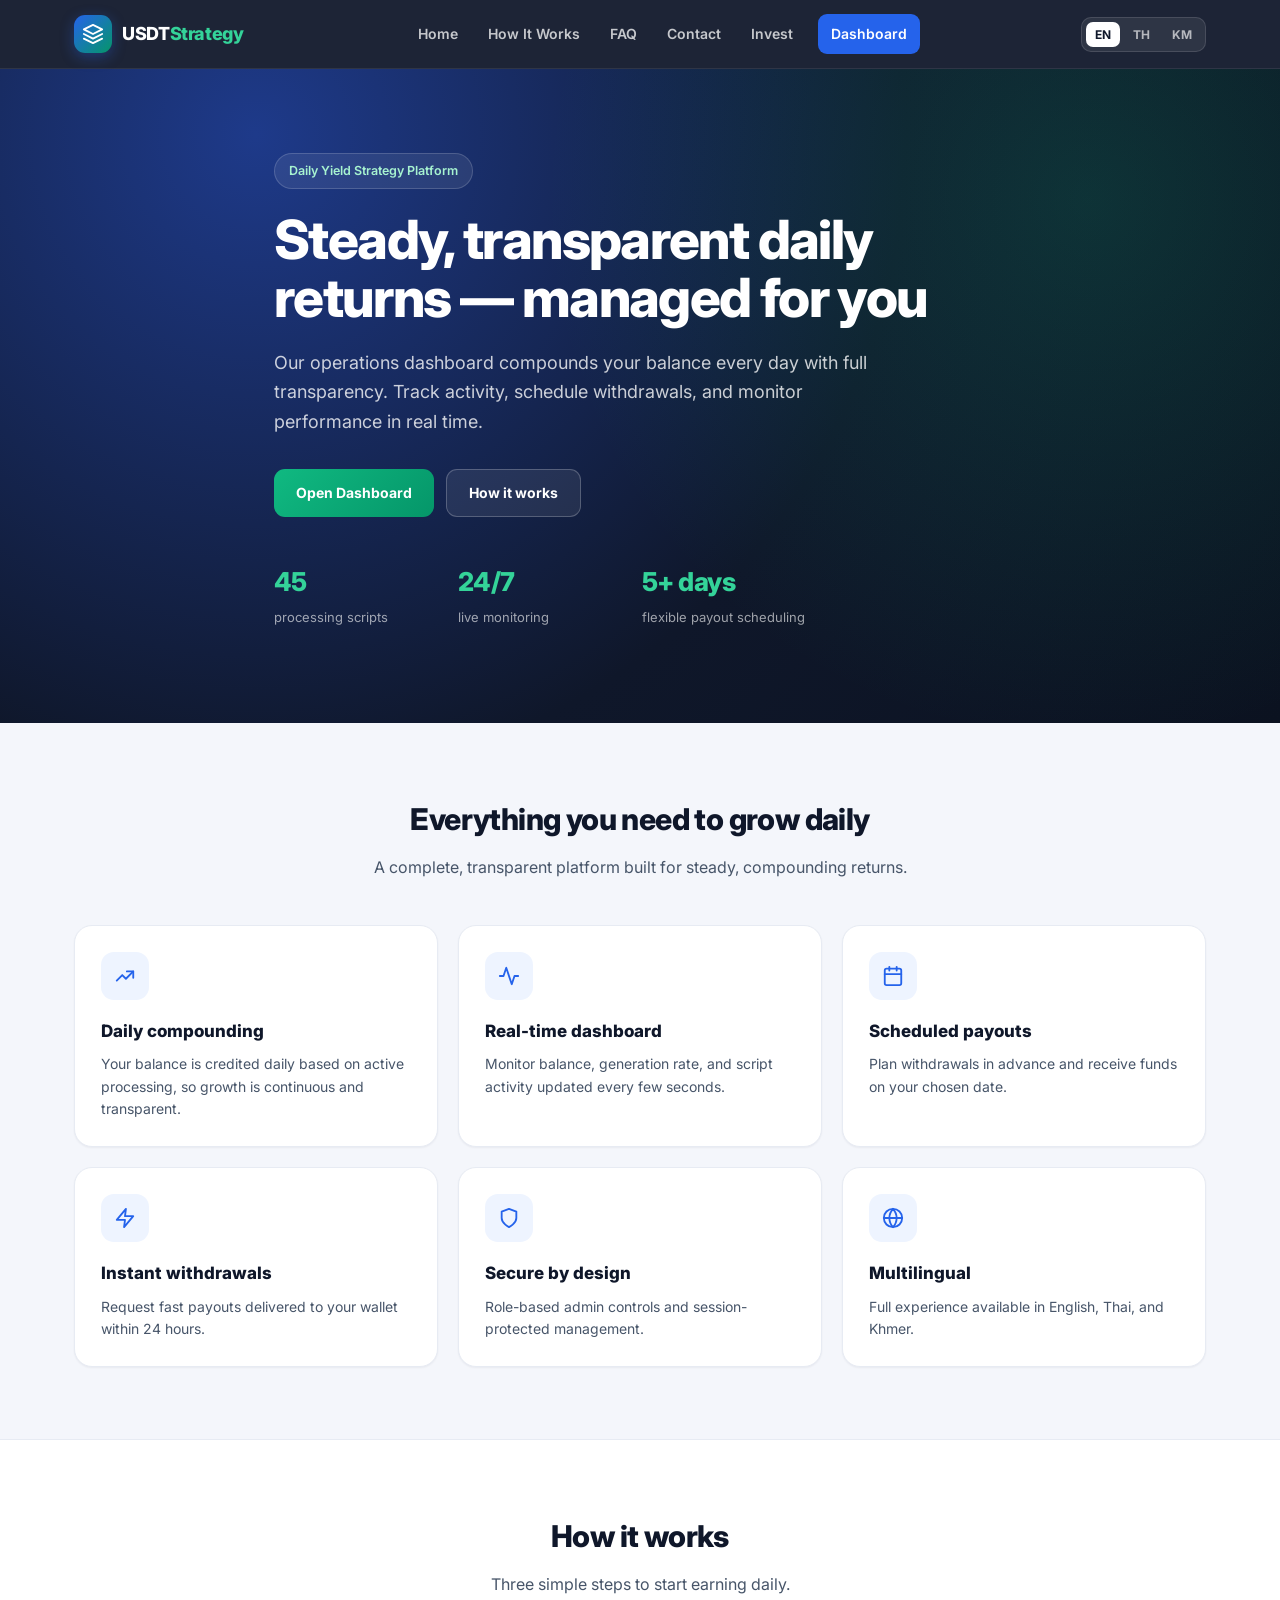
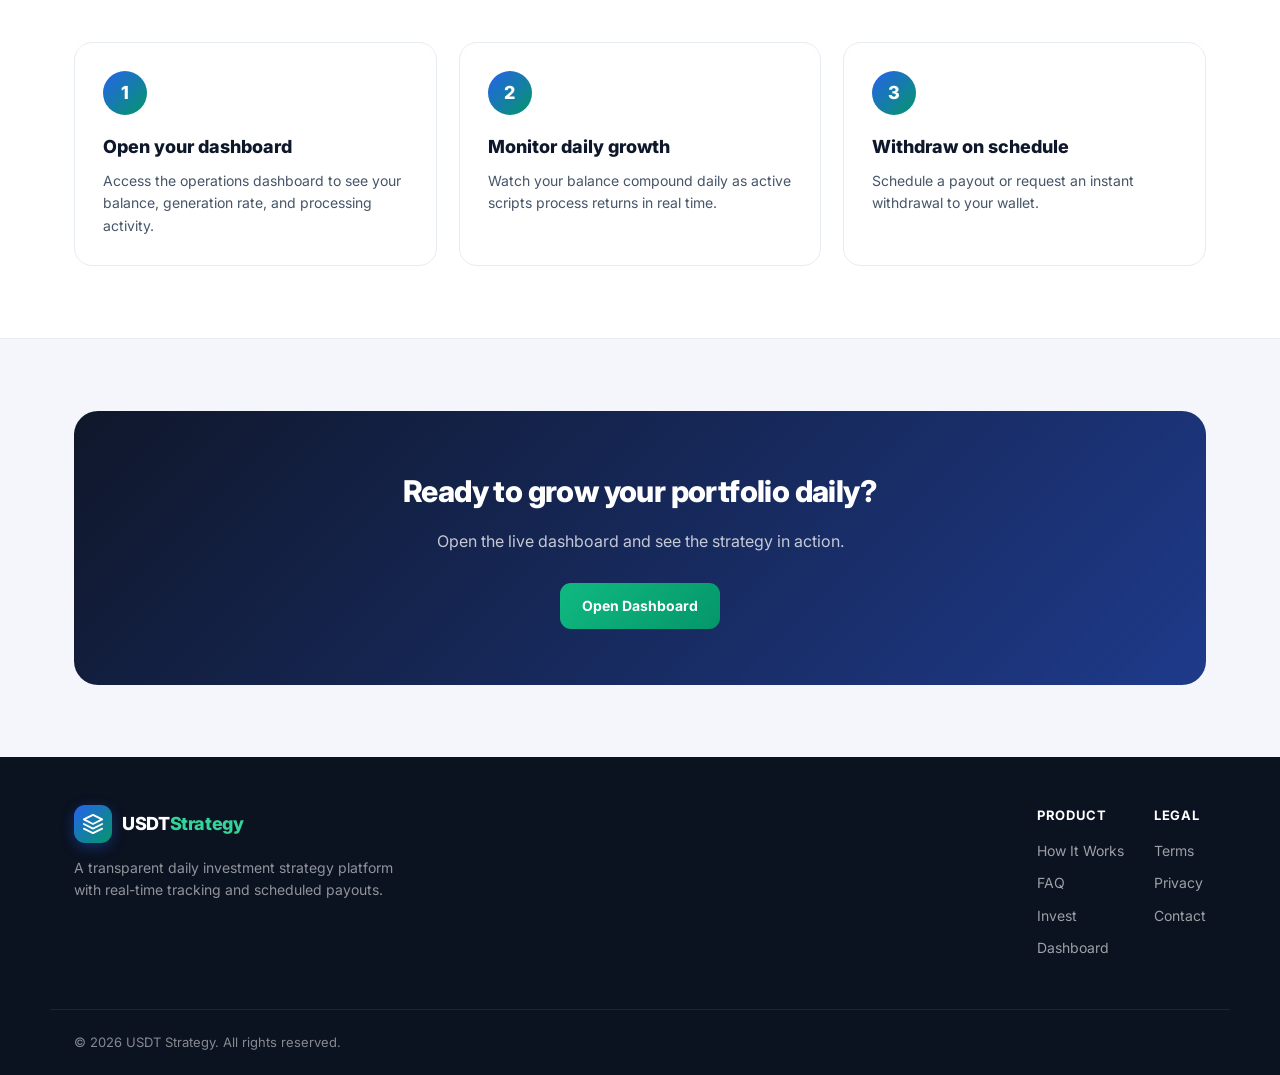
<file: index.html>
<!DOCTYPE html>
<html lang="en">
<head>
    <meta charset="UTF-8">
    <meta name="viewport" content="width=device-width, initial-scale=1.0">
    <meta name="theme-color" content="#0f172a">
    <title>USDT Strategy — Daily Investment Strategy Platform</title>
    <meta name="description" content="A transparent daily investment strategy platform with real-time tracking, compounding returns, and scheduled payouts.">
    <meta property="og:title" content="USDT Strategy — Daily Investment Strategy Platform">
    <meta property="og:description" content="Steady, transparent daily returns with real-time tracking and scheduled payouts.">
    <meta property="og:type" content="website">
    <link rel="icon" type="image/svg+xml" href="favicon.svg">
    <link rel="preconnect" href="https://fonts.googleapis.com">
    <link rel="preconnect" href="https://fonts.gstatic.com" crossorigin>
    <link href="https://fonts.googleapis.com/css2?family=Inter:wght@400;500;600;700;800&family=Noto+Sans+Thai:wght@400;500;600;700&family=Noto+Sans+Khmer:wght@400;500;600;700&display=swap" rel="stylesheet">
    <link rel="stylesheet" href="site.css">
</head>
<body>
<header class="site-header">
    <div class="container header-inner">
        <a class="brand" href="index.html" aria-label="USDT Strategy">
            <span class="brand-mark" aria-hidden="true">
                <svg viewBox="0 0 24 24" width="22" height="22" fill="none" stroke="currentColor" stroke-width="2" stroke-linecap="round" stroke-linejoin="round"><path d="M12 2 2 7l10 5 10-5-10-5Z"/><path d="m2 17 10 5 10-5"/><path d="m2 12 10 5 10-5"/></svg>
            </span>
            <span class="brand-text">USDT<span>Strategy</span></span>
        </a>
        <nav class="main-nav" id="mainNav">
            <a href="index.html" data-i18n="nav.home">Home</a>
            <a href="how-it-works.html" data-i18n="nav.how">How It Works</a>
            <a href="faq.html" data-i18n="nav.faq">FAQ</a>
            <a href="contact.html" data-i18n="nav.contact">Contact</a>
            <a href="dashboard.html" data-i18n="nav.invest">Invest</a><a href="dashboard.html" class="nav-cta" data-i18n="nav.dashboard">Dashboard</a>
        </nav>
        <div class="header-actions">
            <div class="lang-switcher" role="group" aria-label="Language">
                <button data-lang="en">EN</button>
                <button data-lang="th">TH</button>
                <button data-lang="km">KM</button>
            </div>
            <button class="nav-toggle" id="navToggle" aria-label="Menu" aria-expanded="false">☰</button>
        </div>
    </div>
</header>

<section class="hero">
    <div class="container hero-inner">
        <span class="hero-badge" data-i18n="hero.badge">Daily Yield Strategy Platform</span>
        <h1 data-i18n="hero.title">Steady, transparent daily returns — managed for you</h1>
        <p class="hero-subtitle" data-i18n="hero.subtitle">Our operations dashboard compounds your balance every day with full transparency. Track activity, schedule withdrawals, and monitor performance in real time.</p>
        <div class="hero-actions">
            <a href="dashboard.html" class="btn btn-accent" data-i18n="hero.cta">Open Dashboard</a>
            <a href="how-it-works.html" class="btn btn-outline-light" data-i18n="hero.cta2">How it works</a>
        </div>
        <div class="hero-stats">
            <div class="hero-stat">
                <div class="hero-stat-value"><span data-i18n="hero.stat1v">45</span></div>
                <div class="hero-stat-label" data-i18n="hero.stat1l">processing scripts</div>
            </div>
            <div class="hero-stat">
                <div class="hero-stat-value"><span data-i18n="hero.stat2v">24/7</span></div>
                <div class="hero-stat-label" data-i18n="hero.stat2l">live monitoring</div>
            </div>
            <div class="hero-stat">
                <div class="hero-stat-value"><span data-i18n="hero.stat3v">5+ days</span></div>
                <div class="hero-stat-label" data-i18n="hero.stat3l">flexible payout scheduling</div>
            </div>
        </div>
    </div>
</section>

<section class="section">
    <div class="container">
        <div class="section-heading center">
            <h2 data-i18n="features.title">Everything you need to grow daily</h2>
            <p data-i18n="features.subtitle">A complete, transparent platform built for steady, compounding returns.</p>
        </div>
        <div class="features-grid">
            <article class="feature-card">
                <div class="feature-icon"><svg viewBox="0 0 24 24" width="22" height="22" fill="none" stroke="currentColor" stroke-width="2" stroke-linecap="round" stroke-linejoin="round"><path d="M3 17l6-6 4 4 8-8"/><path d="M14 7h7v7"/></svg></div>
                <h3 data-i18n="f1.title">Daily compounding</h3>
                <p data-i18n="f1.text">Your balance is credited daily based on active processing, so growth is continuous and transparent.</p>
            </article>
            <article class="feature-card">
                <div class="feature-icon"><svg viewBox="0 0 24 24" width="22" height="22" fill="none" stroke="currentColor" stroke-width="2" stroke-linecap="round" stroke-linejoin="round"><path d="M22 12h-4l-3 9L9 3l-3 9H2"/></svg></div>
                <h3 data-i18n="f2.title">Real-time dashboard</h3>
                <p data-i18n="f2.text">Monitor balance, generation rate, and script activity updated every few seconds.</p>
            </article>
            <article class="feature-card">
                <div class="feature-icon"><svg viewBox="0 0 24 24" width="22" height="22" fill="none" stroke="currentColor" stroke-width="2" stroke-linecap="round" stroke-linejoin="round"><rect x="3" y="4" width="18" height="18" rx="2"/><path d="M16 2v4M8 2v4M3 10h18"/></svg></div>
                <h3 data-i18n="f3.title">Scheduled payouts</h3>
                <p data-i18n="f3.text">Plan withdrawals in advance and receive funds on your chosen date.</p>
            </article>
            <article class="feature-card">
                <div class="feature-icon"><svg viewBox="0 0 24 24" width="22" height="22" fill="none" stroke="currentColor" stroke-width="2" stroke-linecap="round" stroke-linejoin="round"><path d="M13 2 3 14h9l-1 8 10-12h-9l1-8z"/></svg></div>
                <h3 data-i18n="f4.title">Instant withdrawals</h3>
                <p data-i18n="f4.text">Request fast payouts delivered to your wallet within 24 hours.</p>
            </article>
            <article class="feature-card">
                <div class="feature-icon"><svg viewBox="0 0 24 24" width="22" height="22" fill="none" stroke="currentColor" stroke-width="2" stroke-linecap="round" stroke-linejoin="round"><path d="M12 22s8-4 8-10V5l-8-3-8 3v7c0 6 8 10 8 10z"/></svg></div>
                <h3 data-i18n="f5.title">Secure by design</h3>
                <p data-i18n="f5.text">Role-based admin controls and session-protected management.</p>
            </article>
            <article class="feature-card">
                <div class="feature-icon"><svg viewBox="0 0 24 24" width="22" height="22" fill="none" stroke="currentColor" stroke-width="2" stroke-linecap="round" stroke-linejoin="round"><circle cx="12" cy="12" r="10"/><path d="M2 12h20M12 2a15.3 15.3 0 0 1 4 10 15.3 15.3 0 0 1-4 10 15.3 15.3 0 0 1-4-10 15.3 15.3 0 0 1 4-10z"/></svg></div>
                <h3 data-i18n="f6.title">Multilingual</h3>
                <p data-i18n="f6.text">Full experience available in English, Thai, and Khmer.</p>
            </article>
        </div>
    </div>
</section>

<section class="section section-alt">
    <div class="container">
        <div class="section-heading center">
            <h2 data-i18n="how.title">How it works</h2>
            <p data-i18n="how.subtitle">Three simple steps to start earning daily.</p>
        </div>
        <div class="steps">
            <div class="step"><div class="step-num">1</div><h3 data-i18n="step1.title">Open your dashboard</h3><p data-i18n="step1.text">Access the operations dashboard to see your balance, generation rate, and processing activity.</p></div>
            <div class="step"><div class="step-num">2</div><h3 data-i18n="step2.title">Monitor daily growth</h3><p data-i18n="step2.text">Watch your balance compound daily as active scripts process returns in real time.</p></div>
            <div class="step"><div class="step-num">3</div><h3 data-i18n="step3.title">Withdraw on schedule</h3><p data-i18n="step3.text">Schedule a payout or request an instant withdrawal to your wallet.</p></div>
        </div>
    </div>
</section>

<section class="section">
    <div class="container">
        <div class="cta">
            <h2 data-i18n="cta.title">Ready to grow your portfolio daily?</h2>
            <p data-i18n="cta.text">Open the live dashboard and see the strategy in action.</p>
            <a href="dashboard.html" class="btn btn-accent" data-i18n="cta.button">Open Dashboard</a>
        </div>
    </div>
</section>

<footer class="site-footer">
    <div class="container footer-inner">
        <div class="footer-brand">
            <a class="brand" href="index.html">
                <span class="brand-mark" aria-hidden="true">
                    <svg viewBox="0 0 24 24" width="22" height="22" fill="none" stroke="currentColor" stroke-width="2" stroke-linecap="round" stroke-linejoin="round"><path d="M12 2 2 7l10 5 10-5-10-5Z"/><path d="m2 17 10 5 10-5"/><path d="m2 12 10 5 10-5"/></svg>
                </span>
                <span class="brand-text">USDT<span>Strategy</span></span>
            </a>
            <p data-i18n="footer.tagline">A transparent daily investment strategy platform with real-time tracking and scheduled payouts.</p>
        </div>
        <div class="footer-links">
            <div class="footer-col">
                <h4 data-i18n="footer.product">Product</h4>
                <a href="how-it-works.html" data-i18n="nav.how">How It Works</a>
                <a href="faq.html" data-i18n="nav.faq">FAQ</a>
                <a href="dashboard.html" data-i18n="nav.invest">Invest</a><a href="dashboard.html" data-i18n="nav.dashboard">Dashboard</a>
            </div>
            <div class="footer-col">
                <h4 data-i18n="footer.legal">Legal</h4>
                <a href="terms.html" data-i18n="nav.terms">Terms</a>
                <a href="privacy.html" data-i18n="nav.privacy">Privacy</a>
                <a href="contact.html" data-i18n="nav.contact">Contact</a>
            </div>
        </div>
    </div>
    <div class="container footer-bottom">
        <p>© <span id="footerYear"></span> USDT Strategy. <span data-i18n="footer.rights">All rights reserved.</span></p>
    </div>
</footer>

<script src="i18n.js"></script>
<script src="site.js"></script>
</body>
</html>
</file>
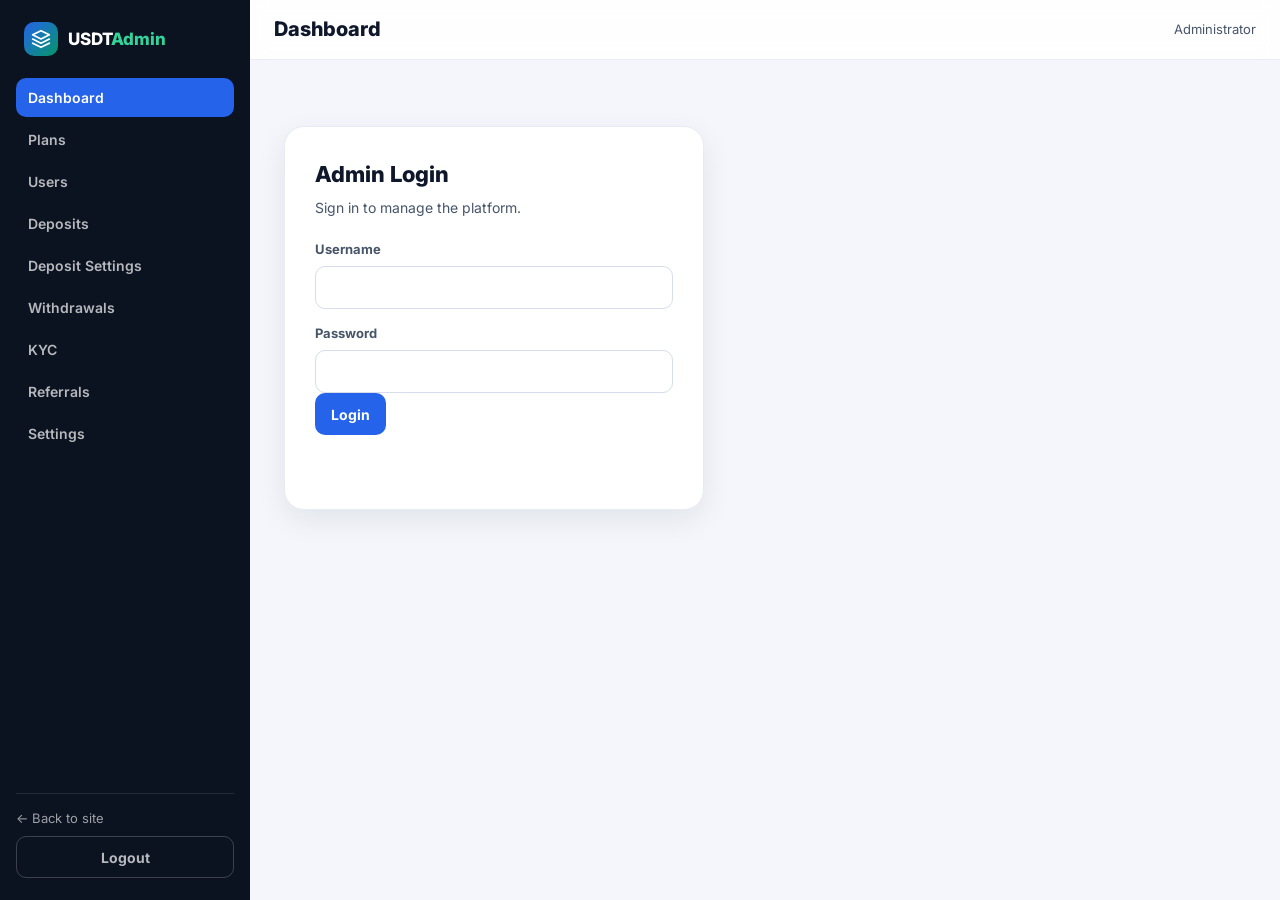
<file: admin.html>
<!DOCTYPE html>
<html lang="en">
<head>
<meta charset="UTF-8">
<meta name="viewport" content="width=device-width, initial-scale=1.0">
<meta name="theme-color" content="#0f172a">
<title>Admin — USDT Strategy</title>
<link rel="icon" type="image/svg+xml" href="favicon.svg">
<link rel="preconnect" href="https://fonts.googleapis.com">
<link rel="preconnect" href="https://fonts.gstatic.com" crossorigin>
<link href="https://fonts.googleapis.com/css2?family=Inter:wght@400;500;600;700;800&display=swap" rel="stylesheet">
<link rel="stylesheet" href="app.css">
<style>
  .filter-tabs { display:flex; gap:8px; margin-bottom:14px; flex-wrap:wrap; }
  .filter-tabs button { border:1px solid var(--border-strong); background:var(--surface); color:var(--text2); font-weight:700; font-size:13px; padding:8px 14px; border-radius:9px; cursor:pointer; font-family:inherit; }
  .filter-tabs button.active { background:var(--primary); color:#fff; border-color:var(--primary); }
  .admin-form { display:grid; grid-template-columns:repeat(2,1fr); gap:12px; max-width:640px; }
  .admin-form label { font-size:13px; font-weight:700; color:var(--text2); }
  .admin-form input, .admin-form select, .admin-form textarea { width:100%; padding:11px 13px; border:1.5px solid var(--border-strong); border-radius:9px; font-size:14px; font-family:inherit; }
  .admin-form .full { grid-column:1 / -1; }
  .row-actions { display:flex; gap:6px; flex-wrap:wrap; }
  @media (max-width:560px){ .admin-form { grid-template-columns:1fr; } }
  .toast { position:fixed; left:50%; bottom:24px; transform:translateX(-50%) translateY(12px); background:var(--text); color:#fff; padding:12px 20px; border-radius:10px; font-size:14px; font-weight:600; box-shadow:var(--shadow); opacity:0; pointer-events:none; transition:opacity .2s ease, transform .2s ease; z-index:200; max-width:calc(100vw - 32px); }
  .toast.show { opacity:1; transform:translateX(-50%) translateY(0); }
  .toast.error { background:var(--danger); }
  .toast.success { background:var(--emerald); }
</style>
</head>
<body>
<div class="app-shell">
  <aside class="app-sidebar" id="sidebar">
    <a class="brand" href="index.html"><span class="brand-mark"><svg viewBox="0 0 24 24" width="20" height="20" fill="none" stroke="currentColor" stroke-width="2" stroke-linecap="round" stroke-linejoin="round"><path d="M12 2 2 7l10 5 10-5-10-5Z"/><path d="m2 17 10 5 10-5"/><path d="m2 12 10 5 10-5"/></svg></span><span class="brand-text">USDT<span>Admin</span></span></a>
    <nav class="app-nav" id="adminNav">
      <button class="nav-item active" data-section="dashboard">Dashboard</button>
      <button class="nav-item" data-section="plans">Plans</button>
      <button class="nav-item" data-section="users">Users</button>
      <button class="nav-item" data-section="deposits">Deposits</button>
      <button class="nav-item" data-section="deposit-settings">Deposit Settings</button>
      <button class="nav-item" data-section="withdrawals">Withdrawals</button>
      <button class="nav-item" data-section="kyc">KYC</button>
      <button class="nav-item" data-section="referrals">Referrals</button>
      <button class="nav-item" data-section="settings">Settings</button>
    </nav>
    <div class="sidebar-foot"><a href="index.html">← Back to site</a><button id="logoutBtn" class="btn btn-ghost">Logout</button></div>
  </aside>
  <main class="app-main">
    <header class="app-topbar"><button class="menu-toggle" id="menuToggle">☰</button><h1 id="pageTitle">Dashboard</h1><div class="topbar-right"><span class="top-user">Administrator</span></div></header>
    <div class="app-content">
      <div id="authView" class="auth-view"><div class="auth-card"><h2>Admin Login</h2><p>Sign in to manage the platform.</p><form id="adminLoginForm"><label>Username</label><input type="text" id="adminUser" required><label>Password</label><input type="password" id="adminPass" required><button class="btn btn-primary" type="submit">Login</button><p class="form-error" id="adminLoginError"></p></form></div></div>
      <div id="adminView" hidden><div id="content"></div></div>
    </div>
  </main>
</div>
<div id="toast" class="toast" role="status" aria-live="polite"></div>
<script src="admin.js"></script>
</body>
</html>
</file>
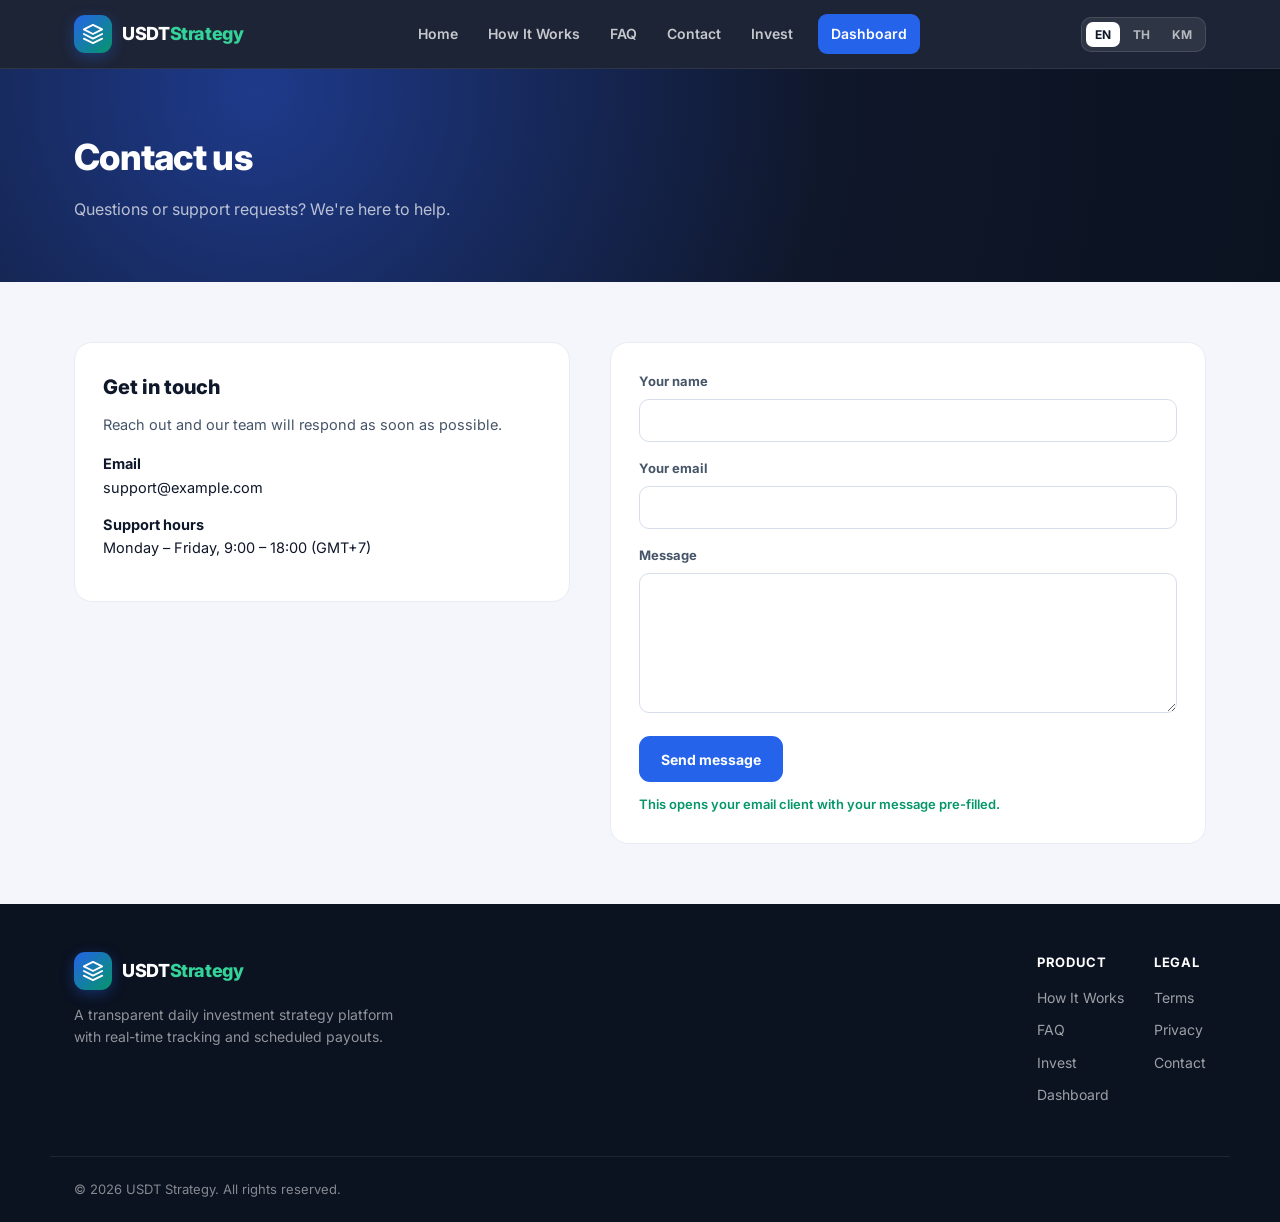
<file: contact.html>
<!DOCTYPE html>
<html lang="en">
<head>
    <meta charset="UTF-8">
    <meta name="viewport" content="width=device-width, initial-scale=1.0">
    <meta name="theme-color" content="#0f172a">
    <title>Contact — USDT Strategy</title>
    <meta name="description" content="Contact the USDT Strategy team for questions and support.">
    <link rel="icon" type="image/svg+xml" href="favicon.svg">
    <link rel="preconnect" href="https://fonts.googleapis.com">
    <link rel="preconnect" href="https://fonts.gstatic.com" crossorigin>
    <link href="https://fonts.googleapis.com/css2?family=Inter:wght@400;500;600;700;800&family=Noto+Sans+Thai:wght@400;500;600;700&family=Noto+Sans+Khmer:wght@400;500;600;700&display=swap" rel="stylesheet">
    <link rel="stylesheet" href="site.css">
</head>
<body>
<header class="site-header">
    <div class="container header-inner">
        <a class="brand" href="index.html" aria-label="USDT Strategy">
            <span class="brand-mark" aria-hidden="true"><svg viewBox="0 0 24 24" width="22" height="22" fill="none" stroke="currentColor" stroke-width="2" stroke-linecap="round" stroke-linejoin="round"><path d="M12 2 2 7l10 5 10-5-10-5Z"/><path d="m2 17 10 5 10-5"/><path d="m2 12 10 5 10-5"/></svg></span>
            <span class="brand-text">USDT<span>Strategy</span></span>
        </a>
        <nav class="main-nav" id="mainNav">
            <a href="index.html" data-i18n="nav.home">Home</a>
            <a href="how-it-works.html" data-i18n="nav.how">How It Works</a>
            <a href="faq.html" data-i18n="nav.faq">FAQ</a>
            <a href="contact.html" data-i18n="nav.contact">Contact</a>
            <a href="dashboard.html" data-i18n="nav.invest">Invest</a><a href="dashboard.html" class="nav-cta" data-i18n="nav.dashboard">Dashboard</a>
        </nav>
        <div class="header-actions">
            <div class="lang-switcher" role="group" aria-label="Language">
                <button data-lang="en">EN</button><button data-lang="th">TH</button><button data-lang="km">KM</button>
            </div>
            <button class="nav-toggle" id="navToggle" aria-label="Menu" aria-expanded="false">☰</button>
        </div>
    </div>
</header>

<section class="page-hero">
    <div class="container">
        <h1 data-i18n="contact.title">Contact us</h1>
        <p data-i18n="contact.subtitle">Questions or support requests? We're here to help.</p>
    </div>
</section>

<section class="content-section">
    <div class="container">
        <div class="contact-grid">
            <div class="contact-info">
                <h2 data-i18n="contact.infoTitle">Get in touch</h2>
                <p data-i18n="contact.infoText">Reach out and our team will respond as soon as possible.</p>
                <div class="contact-item"><div><strong data-i18n="contact.emailLabel">Email</strong><span data-i18n="contact.email">support@example.com</span></div></div>
                <div class="contact-item"><div><strong data-i18n="contact.supportLabel">Support hours</strong><span data-i18n="contact.supportText">Monday – Friday, 9:00 – 18:00 (GMT+7)</span></div></div>
            </div>

            <form id="contactForm" class="contact-form">
                <div class="form-field">
                    <label for="contactName" data-i18n="contact.formName">Your name</label>
                    <input type="text" id="contactName" required>
                </div>
                <div class="form-field">
                    <label for="contactEmail" data-i18n="contact.formEmail">Your email</label>
                    <input type="email" id="contactEmail" required>
                </div>
                <div class="form-field">
                    <label for="contactMessage" data-i18n="contact.formMessage">Message</label>
                    <textarea id="contactMessage" required></textarea>
                </div>
                <button type="submit" class="btn btn-primary" data-i18n="contact.formSubmit">Send message</button>
                <p class="form-note" id="formNote" data-i18n="contact.formNote">This opens your email client with your message pre-filled.</p>
            </form>
        </div>
    </div>
</section>

<footer class="site-footer">
    <div class="container footer-inner">
        <div class="footer-brand">
            <a class="brand" href="index.html">
                <span class="brand-mark" aria-hidden="true"><svg viewBox="0 0 24 24" width="22" height="22" fill="none" stroke="currentColor" stroke-width="2" stroke-linecap="round" stroke-linejoin="round"><path d="M12 2 2 7l10 5 10-5-10-5Z"/><path d="m2 17 10 5 10-5"/><path d="m2 12 10 5 10-5"/></svg></span>
                <span class="brand-text">USDT<span>Strategy</span></span>
            </a>
            <p data-i18n="footer.tagline">A transparent daily investment strategy platform with real-time tracking and scheduled payouts.</p>
        </div>
        <div class="footer-links">
            <div class="footer-col">
                <h4 data-i18n="footer.product">Product</h4>
                <a href="how-it-works.html" data-i18n="nav.how">How It Works</a>
                <a href="faq.html" data-i18n="nav.faq">FAQ</a>
                <a href="dashboard.html" data-i18n="nav.invest">Invest</a><a href="dashboard.html" data-i18n="nav.dashboard">Dashboard</a>
            </div>
            <div class="footer-col">
                <h4 data-i18n="footer.legal">Legal</h4>
                <a href="terms.html" data-i18n="nav.terms">Terms</a>
                <a href="privacy.html" data-i18n="nav.privacy">Privacy</a>
                <a href="contact.html" data-i18n="nav.contact">Contact</a>
            </div>
        </div>
    </div>
    <div class="container footer-bottom">
        <p>© <span id="footerYear"></span> USDT Strategy. <span data-i18n="footer.rights">All rights reserved.</span></p>
    </div>
</footer>

<script src="i18n.js"></script>
<script src="site.js"></script>
</body>
</html>
</file>
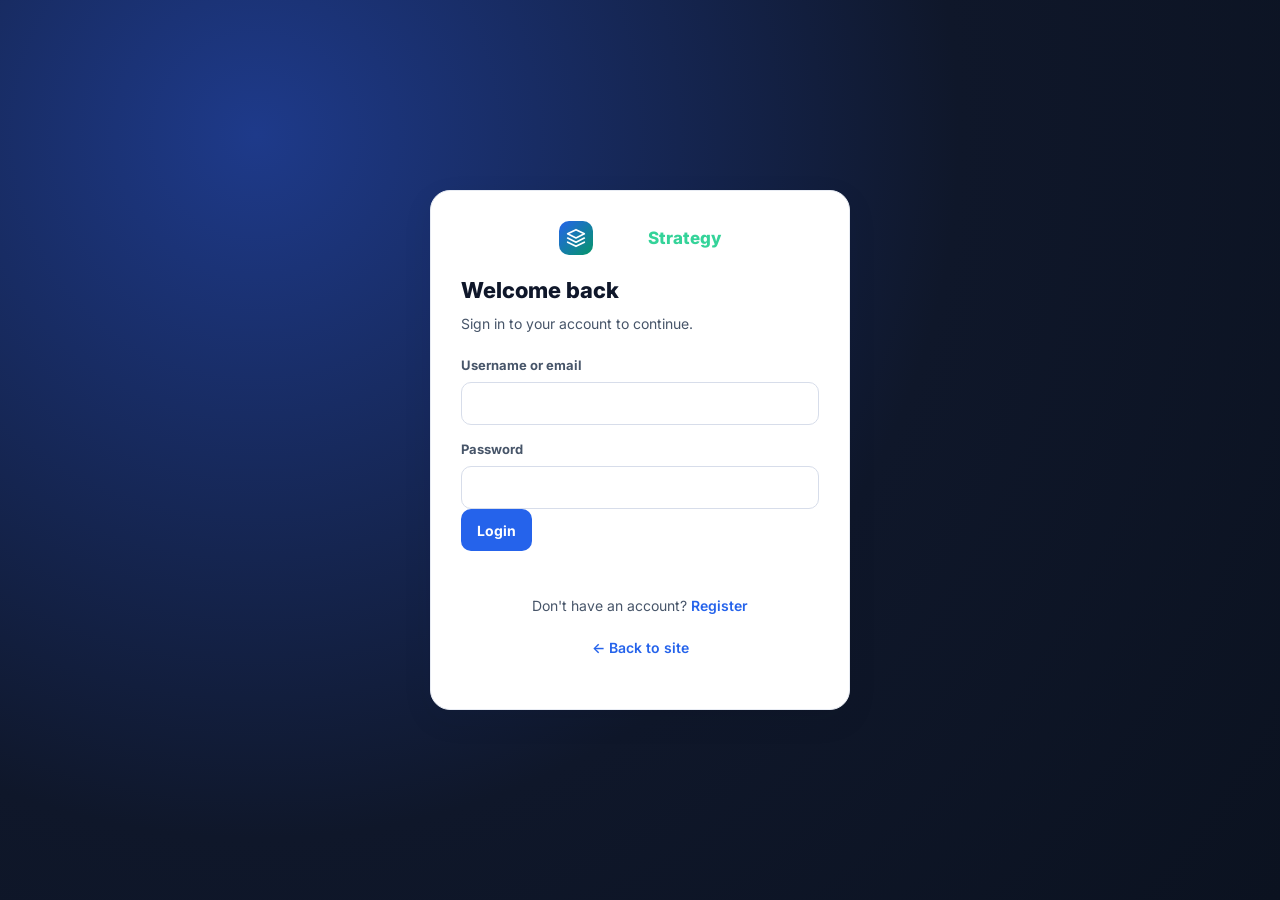
<file: dashboard.html>
<!DOCTYPE html>
<html lang="en">
<head>
<meta charset="UTF-8">
<meta name="viewport" content="width=device-width, initial-scale=1.0">
<meta name="theme-color" content="#0f172a">
<title>Dashboard — USDT Strategy</title>
<link rel="icon" type="image/svg+xml" href="favicon.svg">
<link rel="preconnect" href="https://fonts.googleapis.com">
<link rel="preconnect" href="https://fonts.gstatic.com" crossorigin>
<link href="https://fonts.googleapis.com/css2?family=Inter:wght@400;500;600;700;800&display=swap" rel="stylesheet">
<link rel="stylesheet" href="app.css">
</head>
<body>
<div class="app-shell">
  <aside class="app-sidebar" id="sidebar">
    <a class="brand" href="index.html"><span class="brand-mark"><svg viewBox="0 0 24 24" width="20" height="20" fill="none" stroke="currentColor" stroke-width="2" stroke-linecap="round" stroke-linejoin="round"><path d="M12 2 2 7l10 5 10-5-10-5Z"/><path d="m2 17 10 5 10-5"/><path d="m2 12 10 5 10-5"/></svg></span><span class="brand-text">USDT<span>Strategy</span></span></a>
    <nav class="app-nav" id="appNav">
      <button class="nav-item active" data-section="dashboard">Dashboard</button>
      <button class="nav-item" data-section="plans">Plans</button>
      <button class="nav-item" data-section="investments">My Investments</button>
      <button class="nav-item" data-section="wallet">Deposit</button>
      <button class="nav-item" data-section="withdraw">Withdraw</button>
      <button class="nav-item" data-section="transactions">Transactions</button>
      <button class="nav-item" data-section="referrals">Referrals</button>
      <button class="nav-item" data-section="profile">Profile & KYC</button>
      <button class="nav-item" data-section="security">Security</button>
      <button class="nav-item" data-section="notifications">Notifications</button>
    </nav>
    <div class="sidebar-foot">
      <a href="index.html">← Back to site</a>
      <button id="logoutBtn" class="btn btn-ghost">Logout</button>
    </div>
  </aside>
  <main class="app-main">
    <header class="app-topbar">
      <button class="menu-toggle" id="menuToggle" aria-label="Menu">☰</button>
      <h1 id="pageTitle">Dashboard</h1>
      <div class="topbar-right"><span class="top-balance" id="topBalance">0.00 USDT</span><span class="top-user" id="topUser"></span></div>
    </header>
    <div class="app-content">
      <div id="appView"><div id="content"></div></div>
    </div>
  </main>
</div>
<script src="app.js"></script>
</body>
</html>
</file>
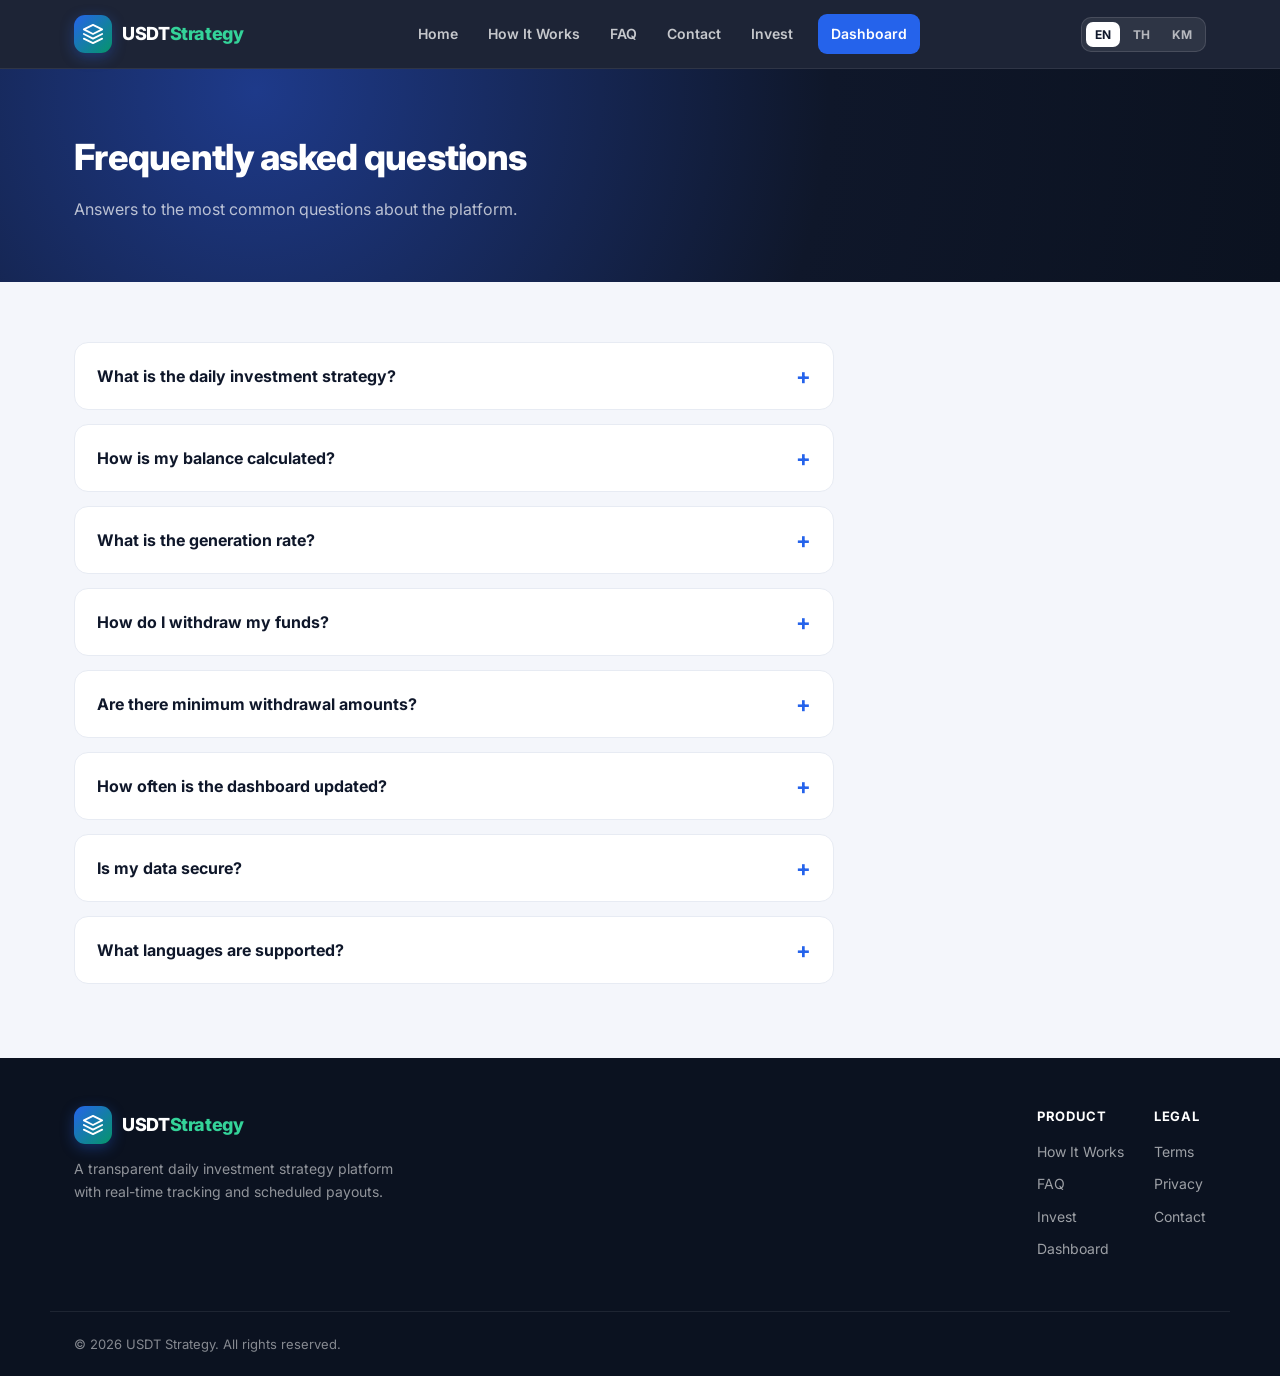
<file: faq.html>
<!DOCTYPE html>
<html lang="en">
<head>
    <meta charset="UTF-8">
    <meta name="viewport" content="width=device-width, initial-scale=1.0">
    <meta name="theme-color" content="#0f172a">
    <title>FAQ — USDT Strategy</title>
    <meta name="description" content="Frequently asked questions about the USDT Strategy platform.">
    <link rel="icon" type="image/svg+xml" href="favicon.svg">
    <link rel="preconnect" href="https://fonts.googleapis.com">
    <link rel="preconnect" href="https://fonts.gstatic.com" crossorigin>
    <link href="https://fonts.googleapis.com/css2?family=Inter:wght@400;500;600;700;800&family=Noto+Sans+Thai:wght@400;500;600;700&family=Noto+Sans+Khmer:wght@400;500;600;700&display=swap" rel="stylesheet">
    <link rel="stylesheet" href="site.css">
</head>
<body>
<header class="site-header">
    <div class="container header-inner">
        <a class="brand" href="index.html" aria-label="USDT Strategy">
            <span class="brand-mark" aria-hidden="true"><svg viewBox="0 0 24 24" width="22" height="22" fill="none" stroke="currentColor" stroke-width="2" stroke-linecap="round" stroke-linejoin="round"><path d="M12 2 2 7l10 5 10-5-10-5Z"/><path d="m2 17 10 5 10-5"/><path d="m2 12 10 5 10-5"/></svg></span>
            <span class="brand-text">USDT<span>Strategy</span></span>
        </a>
        <nav class="main-nav" id="mainNav">
            <a href="index.html" data-i18n="nav.home">Home</a>
            <a href="how-it-works.html" data-i18n="nav.how">How It Works</a>
            <a href="faq.html" data-i18n="nav.faq">FAQ</a>
            <a href="contact.html" data-i18n="nav.contact">Contact</a>
            <a href="dashboard.html" data-i18n="nav.invest">Invest</a><a href="dashboard.html" class="nav-cta" data-i18n="nav.dashboard">Dashboard</a>
        </nav>
        <div class="header-actions">
            <div class="lang-switcher" role="group" aria-label="Language">
                <button data-lang="en">EN</button><button data-lang="th">TH</button><button data-lang="km">KM</button>
            </div>
            <button class="nav-toggle" id="navToggle" aria-label="Menu" aria-expanded="false">☰</button>
        </div>
    </div>
</header>

<section class="page-hero">
    <div class="container">
        <h1 data-i18n="faq.title">Frequently asked questions</h1>
        <p data-i18n="faq.subtitle">Answers to the most common questions about the platform.</p>
    </div>
</section>

<section class="content-section">
    <div class="container">
        <div class="faq-list">
            <div class="faq-item"><button class="faq-q" aria-expanded="false" data-i18n="faq.q1">What is the daily investment strategy?</button><div class="faq-a" data-i18n="faq.a1">It is a transparent platform where active processing scripts generate returns credited to your balance every day. You can track everything in real time.</div></div>
            <div class="faq-item"><button class="faq-q" aria-expanded="false" data-i18n="faq.q2">How is my balance calculated?</button><div class="faq-a" data-i18n="faq.a2">Your total balance is the accumulated USDT shown on the dashboard. It updates automatically as processing continues.</div></div>
            <div class="faq-item"><button class="faq-q" aria-expanded="false" data-i18n="faq.q3">What is the generation rate?</button><div class="faq-a" data-i18n="faq.a3">The generation rate is the estimated USDT produced per hour based on the number of active scripts and their configured rate range.</div></div>
            <div class="faq-item"><button class="faq-q" aria-expanded="false" data-i18n="faq.q4">How do I withdraw my funds?</button><div class="faq-a" data-i18n="faq.a4">Use the Schedule Withdrawal option for a planned payout, or Instant Withdrawal for delivery within 24 hours.</div></div>
            <div class="faq-item"><button class="faq-q" aria-expanded="false" data-i18n="faq.q5">Are there minimum withdrawal amounts?</button><div class="faq-a" data-i18n="faq.a5">Yes. Scheduled withdrawals start at 50 USDT, and instant withdrawals range from 50 to 5,000 USDT.</div></div>
            <div class="faq-item"><button class="faq-q" aria-expanded="false" data-i18n="faq.q6">How often is the dashboard updated?</button><div class="faq-a" data-i18n="faq.a6">The dashboard refreshes automatically every few seconds, so you always see the latest balance and activity.</div></div>
            <div class="faq-item"><button class="faq-q" aria-expanded="false" data-i18n="faq.q7">Is my data secure?</button><div class="faq-a" data-i18n="faq.a7">Admin access is session-protected and role-based. We recommend using a strong password and keeping your login private.</div></div>
            <div class="faq-item"><button class="faq-q" aria-expanded="false" data-i18n="faq.q8">What languages are supported?</button><div class="faq-a" data-i18n="faq.a8">The website is available in English, Thai, and Khmer.</div></div>
        </div>
    </div>
</section>

<footer class="site-footer">
    <div class="container footer-inner">
        <div class="footer-brand">
            <a class="brand" href="index.html">
                <span class="brand-mark" aria-hidden="true"><svg viewBox="0 0 24 24" width="22" height="22" fill="none" stroke="currentColor" stroke-width="2" stroke-linecap="round" stroke-linejoin="round"><path d="M12 2 2 7l10 5 10-5-10-5Z"/><path d="m2 17 10 5 10-5"/><path d="m2 12 10 5 10-5"/></svg></span>
                <span class="brand-text">USDT<span>Strategy</span></span>
            </a>
            <p data-i18n="footer.tagline">A transparent daily investment strategy platform with real-time tracking and scheduled payouts.</p>
        </div>
        <div class="footer-links">
            <div class="footer-col"><h4 data-i18n="footer.product">Product</h4><a href="how-it-works.html" data-i18n="nav.how">How It Works</a><a href="faq.html" data-i18n="nav.faq">FAQ</a><a href="dashboard.html" data-i18n="nav.invest">Invest</a><a href="dashboard.html" data-i18n="nav.dashboard">Dashboard</a></div>
            <div class="footer-col"><h4 data-i18n="footer.legal">Legal</h4><a href="terms.html" data-i18n="nav.terms">Terms</a><a href="privacy.html" data-i18n="nav.privacy">Privacy</a><a href="contact.html" data-i18n="nav.contact">Contact</a></div>
        </div>
    </div>
    <div class="container footer-bottom">
        <p>© <span id="footerYear"></span> USDT Strategy. <span data-i18n="footer.rights">All rights reserved.</span></p>
    </div>
</footer>

<script src="i18n.js"></script>
<script src="site.js"></script>
</body>
</html>
</file>
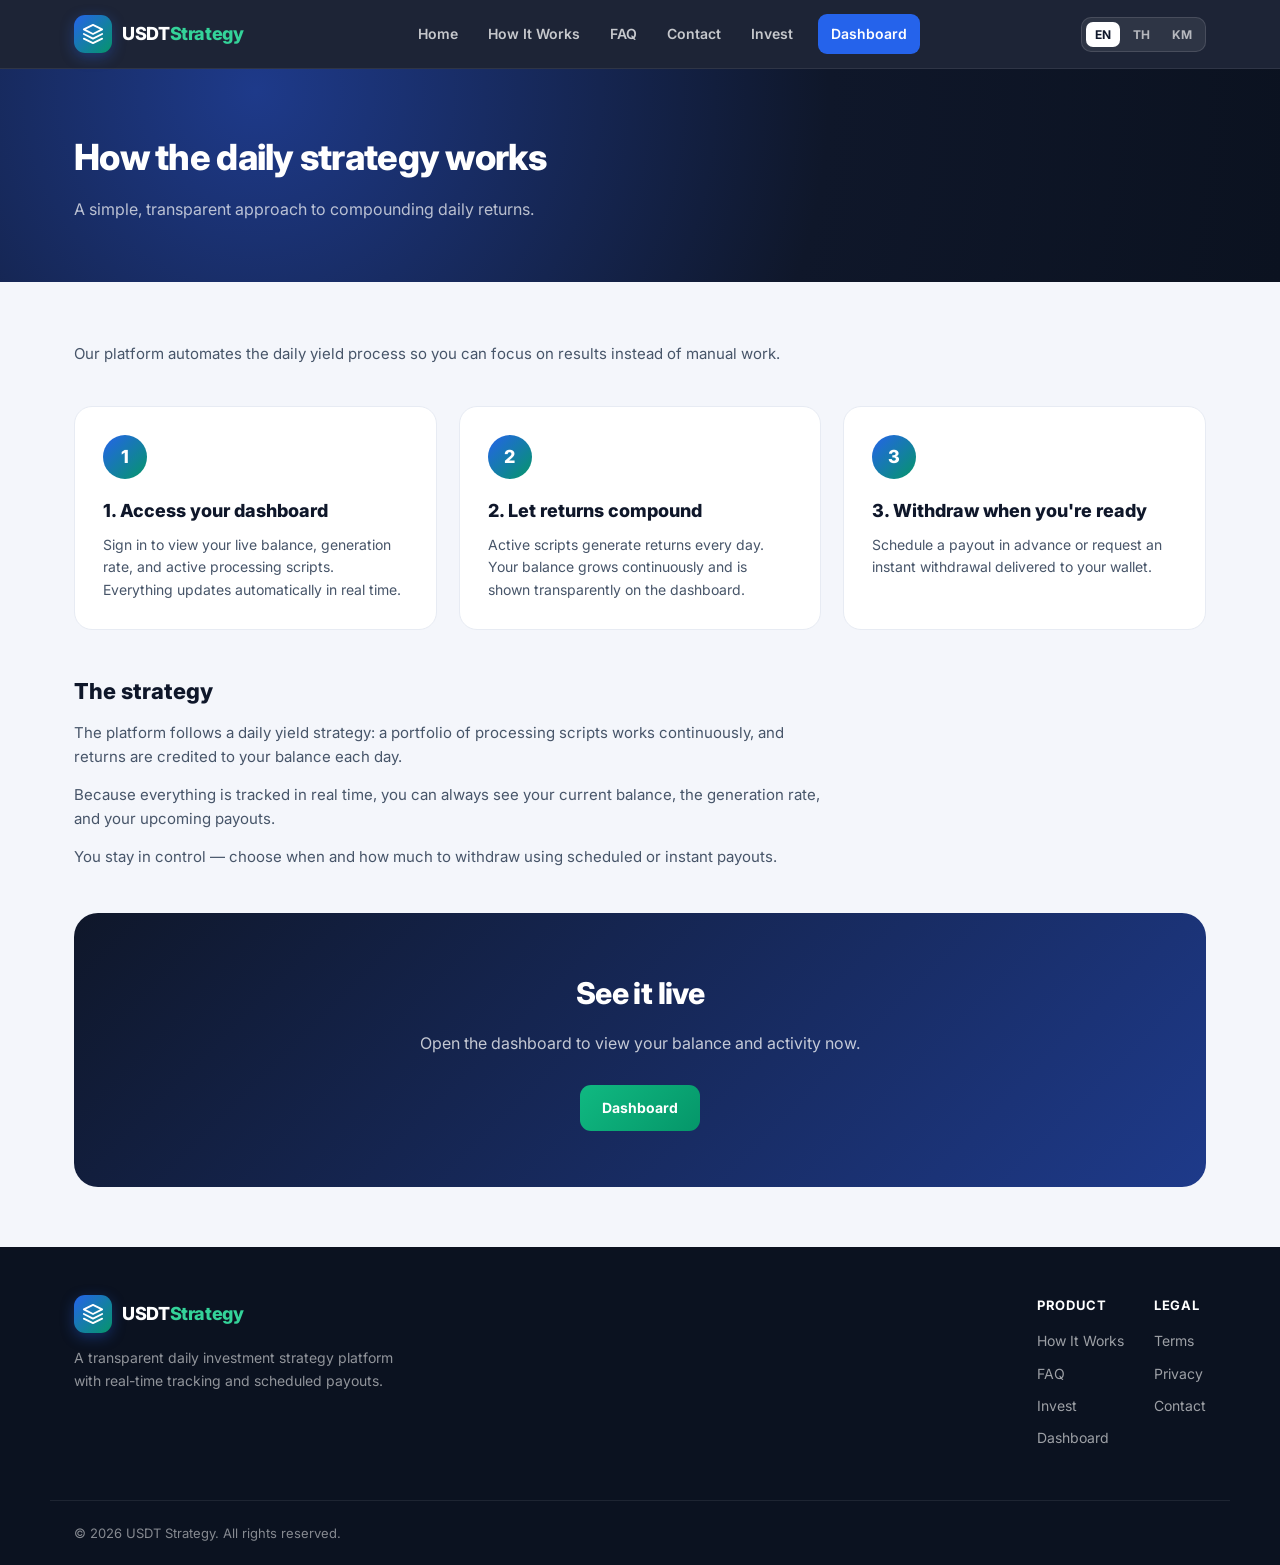
<file: how-it-works.html>
<!DOCTYPE html>
<html lang="en">
<head>
    <meta charset="UTF-8">
    <meta name="viewport" content="width=device-width, initial-scale=1.0">
    <meta name="theme-color" content="#0f172a">
    <title>How It Works — USDT Strategy</title>
    <meta name="description" content="Learn how the USDT Strategy daily yield platform works.">
    <link rel="icon" type="image/svg+xml" href="favicon.svg">
    <link rel="preconnect" href="https://fonts.googleapis.com">
    <link rel="preconnect" href="https://fonts.gstatic.com" crossorigin>
    <link href="https://fonts.googleapis.com/css2?family=Inter:wght@400;500;600;700;800&family=Noto+Sans+Thai:wght@400;500;600;700&family=Noto+Sans+Khmer:wght@400;500;600;700&display=swap" rel="stylesheet">
    <link rel="stylesheet" href="site.css">
</head>
<body>
<header class="site-header">
    <div class="container header-inner">
        <a class="brand" href="index.html" aria-label="USDT Strategy">
            <span class="brand-mark" aria-hidden="true"><svg viewBox="0 0 24 24" width="22" height="22" fill="none" stroke="currentColor" stroke-width="2" stroke-linecap="round" stroke-linejoin="round"><path d="M12 2 2 7l10 5 10-5-10-5Z"/><path d="m2 17 10 5 10-5"/><path d="m2 12 10 5 10-5"/></svg></span>
            <span class="brand-text">USDT<span>Strategy</span></span>
        </a>
        <nav class="main-nav" id="mainNav">
            <a href="index.html" data-i18n="nav.home">Home</a>
            <a href="how-it-works.html" data-i18n="nav.how">How It Works</a>
            <a href="faq.html" data-i18n="nav.faq">FAQ</a>
            <a href="contact.html" data-i18n="nav.contact">Contact</a>
            <a href="dashboard.html" data-i18n="nav.invest">Invest</a><a href="dashboard.html" class="nav-cta" data-i18n="nav.dashboard">Dashboard</a>
        </nav>
        <div class="header-actions">
            <div class="lang-switcher" role="group" aria-label="Language">
                <button data-lang="en">EN</button><button data-lang="th">TH</button><button data-lang="km">KM</button>
            </div>
            <button class="nav-toggle" id="navToggle" aria-label="Menu" aria-expanded="false">☰</button>
        </div>
    </div>
</header>

<section class="page-hero">
    <div class="container">
        <h1 data-i18n="howpage.title">How the daily strategy works</h1>
        <p data-i18n="howpage.subtitle">A simple, transparent approach to compounding daily returns.</p>
    </div>
</section>

<section class="content-section">
    <div class="container">
        <div class="prose" style="margin-bottom:40px;">
            <p data-i18n="howpage.intro">Our platform automates the daily yield process so you can focus on results instead of manual work.</p>
        </div>
        <div class="steps">
            <div class="step"><div class="step-num">1</div><h3 data-i18n="howpage.step1t">1. Access your dashboard</h3><p data-i18n="howpage.step1p">Sign in to view your live balance, generation rate, and active processing scripts. Everything updates automatically in real time.</p></div>
            <div class="step"><div class="step-num">2</div><h3 data-i18n="howpage.step2t">2. Let returns compound</h3><p data-i18n="howpage.step2p">Active scripts generate returns every day. Your balance grows continuously and is shown transparently on the dashboard.</p></div>
            <div class="step"><div class="step-num">3</div><h3 data-i18n="howpage.step3t">3. Withdraw when you're ready</h3><p data-i18n="howpage.step3p">Schedule a payout in advance or request an instant withdrawal delivered to your wallet.</p></div>
        </div>
        <div class="prose" style="margin-top:44px;">
            <h2 data-i18n="howpage.strategy.t">The strategy</h2>
            <p data-i18n="howpage.strategy.p1">The platform follows a daily yield strategy: a portfolio of processing scripts works continuously, and returns are credited to your balance each day.</p>
            <p data-i18n="howpage.strategy.p2">Because everything is tracked in real time, you can always see your current balance, the generation rate, and your upcoming payouts.</p>
            <p data-i18n="howpage.strategy.p3">You stay in control — choose when and how much to withdraw using scheduled or instant payouts.</p>
        </div>
        <div class="cta" style="margin-top:44px;">
            <h2 data-i18n="howpage.cta.t">See it live</h2>
            <p data-i18n="howpage.cta.p">Open the dashboard to view your balance and activity now.</p>
            <a href="dashboard.html" class="btn btn-accent" data-i18n="nav.dashboard">Dashboard</a>
        </div>
    </div>
</section>

<footer class="site-footer">
    <div class="container footer-inner">
        <div class="footer-brand">
            <a class="brand" href="index.html">
                <span class="brand-mark" aria-hidden="true"><svg viewBox="0 0 24 24" width="22" height="22" fill="none" stroke="currentColor" stroke-width="2" stroke-linecap="round" stroke-linejoin="round"><path d="M12 2 2 7l10 5 10-5-10-5Z"/><path d="m2 17 10 5 10-5"/><path d="m2 12 10 5 10-5"/></svg></span>
                <span class="brand-text">USDT<span>Strategy</span></span>
            </a>
            <p data-i18n="footer.tagline">A transparent daily investment strategy platform with real-time tracking and scheduled payouts.</p>
        </div>
        <div class="footer-links">
            <div class="footer-col"><h4 data-i18n="footer.product">Product</h4><a href="how-it-works.html" data-i18n="nav.how">How It Works</a><a href="faq.html" data-i18n="nav.faq">FAQ</a><a href="dashboard.html" data-i18n="nav.invest">Invest</a><a href="dashboard.html" data-i18n="nav.dashboard">Dashboard</a></div>
            <div class="footer-col"><h4 data-i18n="footer.legal">Legal</h4><a href="terms.html" data-i18n="nav.terms">Terms</a><a href="privacy.html" data-i18n="nav.privacy">Privacy</a><a href="contact.html" data-i18n="nav.contact">Contact</a></div>
        </div>
    </div>
    <div class="container footer-bottom">
        <p>© <span id="footerYear"></span> USDT Strategy. <span data-i18n="footer.rights">All rights reserved.</span></p>
    </div>
</footer>

<script src="i18n.js"></script>
<script src="site.js"></script>
</body>
</html>
</file>
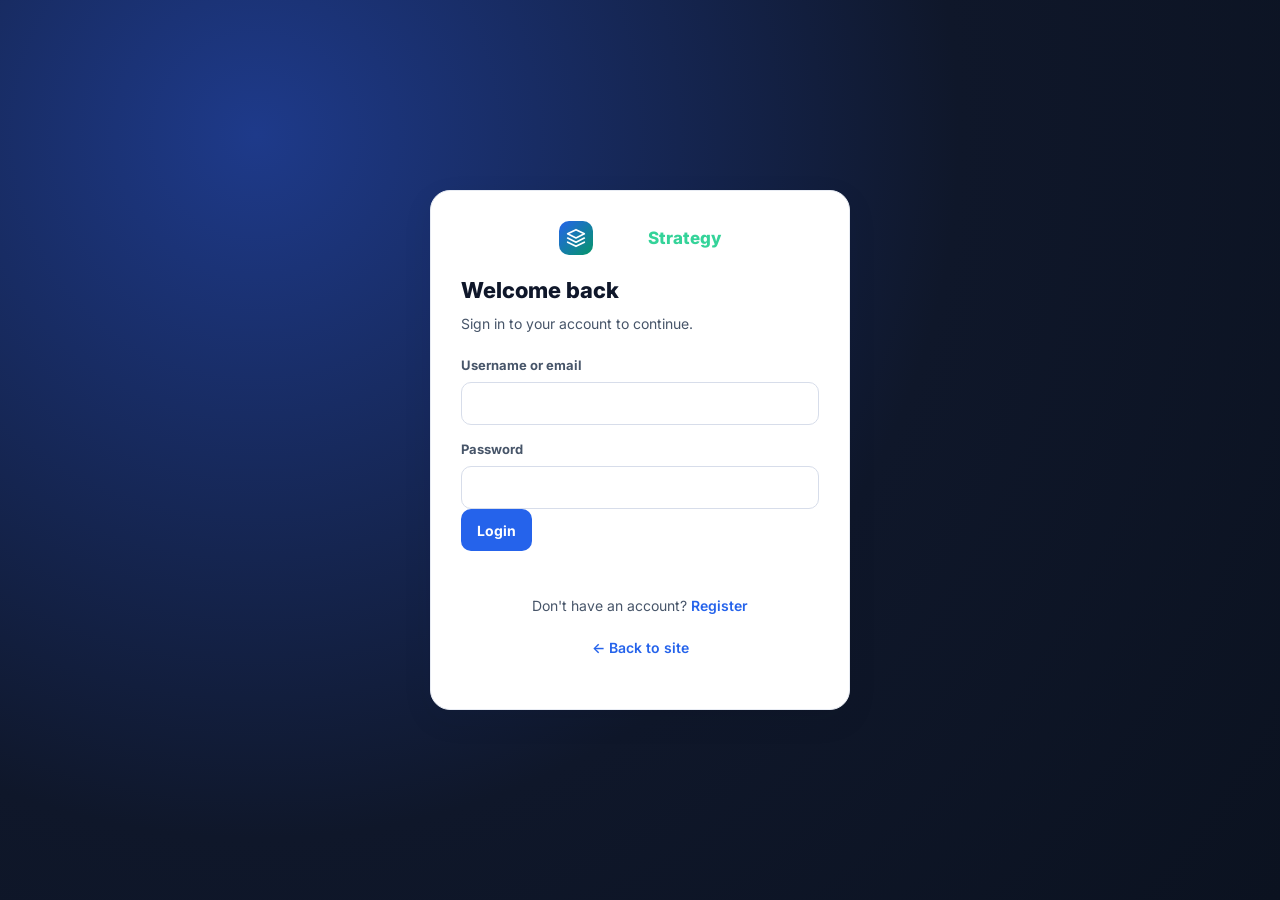
<file: login.html>
<!DOCTYPE html>
<html lang="en">
<head>
<meta charset="UTF-8">
<meta name="viewport" content="width=device-width, initial-scale=1.0">
<meta name="theme-color" content="#0f172a">
<title>Login — USDT Strategy</title>
<link rel="icon" type="image/svg+xml" href="favicon.svg">
<link rel="preconnect" href="https://fonts.googleapis.com">
<link href="https://fonts.googleapis.com/css2?family=Inter:wght@400;500;600;700;800&display=swap" rel="stylesheet">
<link rel="stylesheet" href="app.css">
</head>
<body class="auth-body">
<div class="auth-view">
  <div class="auth-card">
    <a class="brand brand-center" href="index.html">
      <span class="brand-mark"><svg viewBox="0 0 24 24" width="20" height="20" fill="none" stroke="currentColor" stroke-width="2" stroke-linecap="round" stroke-linejoin="round"><path d="M12 2 2 7l10 5 10-5-10-5Z"/><path d="m2 17 10 5 10-5"/><path d="m2 12 10 5 10-5"/></svg></span>
      <span class="brand-text">USDT<span>Strategy</span></span>
    </a>
    <h2>Welcome back</h2>
    <p class="auth-sub">Sign in to your account to continue.</p>
    <form id="loginForm">
      <label>Username or email</label><input type="text" id="loginField" autocomplete="username" required>
      <label>Password</label><input type="password" id="loginPass" autocomplete="current-password" required>
      <button class="btn btn-primary" type="submit">Login</button>
      <p class="form-error" id="loginError"></p>
    </form>
    <p class="auth-alt">Don't have an account? <a href="register.html">Register</a></p>
    <p class="auth-alt"><a href="index.html">← Back to site</a></p>
  </div>
</div>
<script src="login.js"></script>
</body>
</html>
</file>
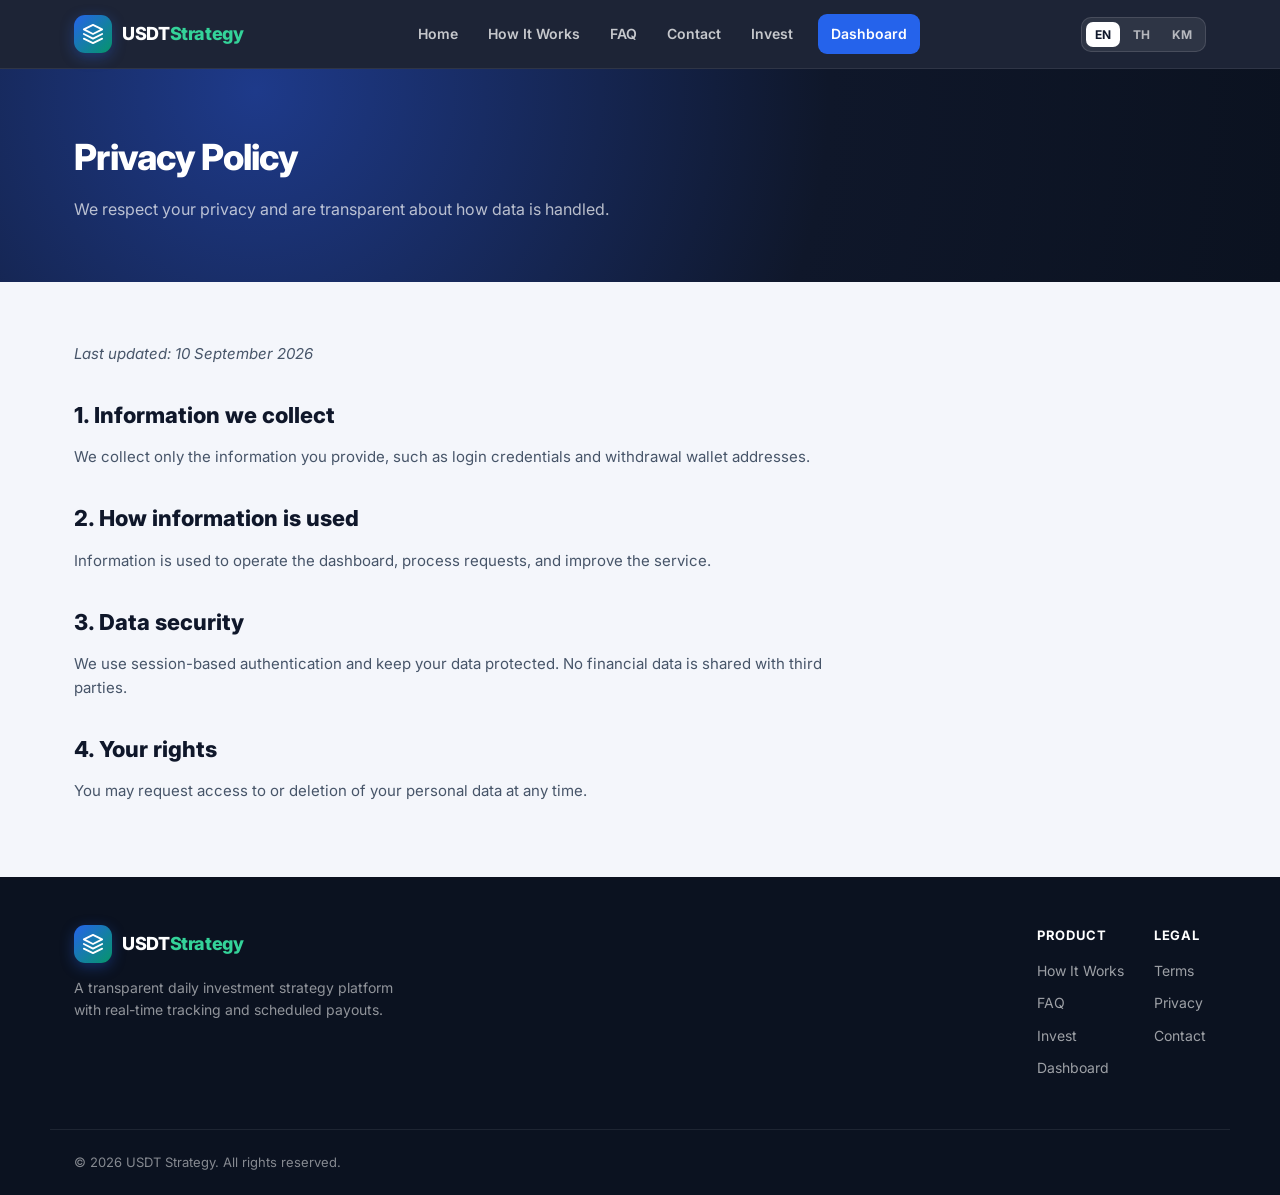
<file: privacy.html>
<!DOCTYPE html>
<html lang="en">
<head>
    <meta charset="UTF-8">
    <meta name="viewport" content="width=device-width, initial-scale=1.0">
    <meta name="theme-color" content="#0f172a">
    <title>Privacy Policy — USDT Strategy</title>
    <link rel="icon" type="image/svg+xml" href="favicon.svg">
    <link rel="preconnect" href="https://fonts.googleapis.com">
    <link rel="preconnect" href="https://fonts.gstatic.com" crossorigin>
    <link href="https://fonts.googleapis.com/css2?family=Inter:wght@400;500;600;700;800&family=Noto+Sans+Thai:wght@400;500;600;700&family=Noto+Sans+Khmer:wght@400;500;600;700&display=swap" rel="stylesheet">
    <link rel="stylesheet" href="site.css">
</head>
<body>
<header class="site-header">
    <div class="container header-inner">
        <a class="brand" href="index.html" aria-label="USDT Strategy"><span class="brand-mark" aria-hidden="true"><svg viewBox="0 0 24 24" width="22" height="22" fill="none" stroke="currentColor" stroke-width="2" stroke-linecap="round" stroke-linejoin="round"><path d="M12 2 2 7l10 5 10-5-10-5Z"/><path d="m2 17 10 5 10-5"/><path d="m2 12 10 5 10-5"/></svg></span><span class="brand-text">USDT<span>Strategy</span></span></a>
        <nav class="main-nav" id="mainNav">
            <a href="index.html" data-i18n="nav.home">Home</a>
            <a href="how-it-works.html" data-i18n="nav.how">How It Works</a>
            <a href="faq.html" data-i18n="nav.faq">FAQ</a>
            <a href="contact.html" data-i18n="nav.contact">Contact</a>
            <a href="dashboard.html" data-i18n="nav.invest">Invest</a><a href="dashboard.html" class="nav-cta" data-i18n="nav.dashboard">Dashboard</a>
        </nav>
        <div class="header-actions">
            <div class="lang-switcher" role="group" aria-label="Language"><button data-lang="en">EN</button><button data-lang="th">TH</button><button data-lang="km">KM</button></div>
            <button class="nav-toggle" id="navToggle" aria-label="Menu" aria-expanded="false">☰</button>
        </div>
    </div>
</header>

<section class="page-hero">
    <div class="container"><h1 data-i18n="privacy.title">Privacy Policy</h1><p data-i18n="privacy.intro">We respect your privacy and are transparent about how data is handled.</p></div>
</section>

<section class="content-section">
    <div class="container">
        <div class="prose">
            <p><em data-i18n="privacy.updated">Last updated: 10 September 2026</em></p>
            <h2 data-i18n="privacy.s1t">1. Information we collect</h2>
            <p data-i18n="privacy.s1p">We collect only the information you provide, such as login credentials and withdrawal wallet addresses.</p>
            <h2 data-i18n="privacy.s2t">2. How information is used</h2>
            <p data-i18n="privacy.s2p">Information is used to operate the dashboard, process requests, and improve the service.</p>
            <h2 data-i18n="privacy.s3t">3. Data security</h2>
            <p data-i18n="privacy.s3p">We use session-based authentication and keep your data protected. No financial data is shared with third parties.</p>
            <h2 data-i18n="privacy.s4t">4. Your rights</h2>
            <p data-i18n="privacy.s4p">You may request access to or deletion of your personal data at any time.</p>
        </div>
    </div>
</section>

<footer class="site-footer">
    <div class="container footer-inner">
        <div class="footer-brand"><a class="brand" href="index.html"><span class="brand-mark" aria-hidden="true"><svg viewBox="0 0 24 24" width="22" height="22" fill="none" stroke="currentColor" stroke-width="2" stroke-linecap="round" stroke-linejoin="round"><path d="M12 2 2 7l10 5 10-5-10-5Z"/><path d="m2 17 10 5 10-5"/><path d="m2 12 10 5 10-5"/></svg></span><span class="brand-text">USDT<span>Strategy</span></span></a><p data-i18n="footer.tagline">A transparent daily investment strategy platform with real-time tracking and scheduled payouts.</p></div>
        <div class="footer-links">
            <div class="footer-col"><h4 data-i18n="footer.product">Product</h4><a href="how-it-works.html" data-i18n="nav.how">How It Works</a><a href="faq.html" data-i18n="nav.faq">FAQ</a><a href="dashboard.html" data-i18n="nav.invest">Invest</a><a href="dashboard.html" data-i18n="nav.dashboard">Dashboard</a></div>
            <div class="footer-col"><h4 data-i18n="footer.legal">Legal</h4><a href="terms.html" data-i18n="nav.terms">Terms</a><a href="privacy.html" data-i18n="nav.privacy">Privacy</a><a href="contact.html" data-i18n="nav.contact">Contact</a></div>
        </div>
    </div>
    <div class="container footer-bottom"><p>© <span id="footerYear"></span> USDT Strategy. <span data-i18n="footer.rights">All rights reserved.</span></p></div>
</footer>

<script src="i18n.js"></script>
<script src="site.js"></script>
</body>
</html>
</file>
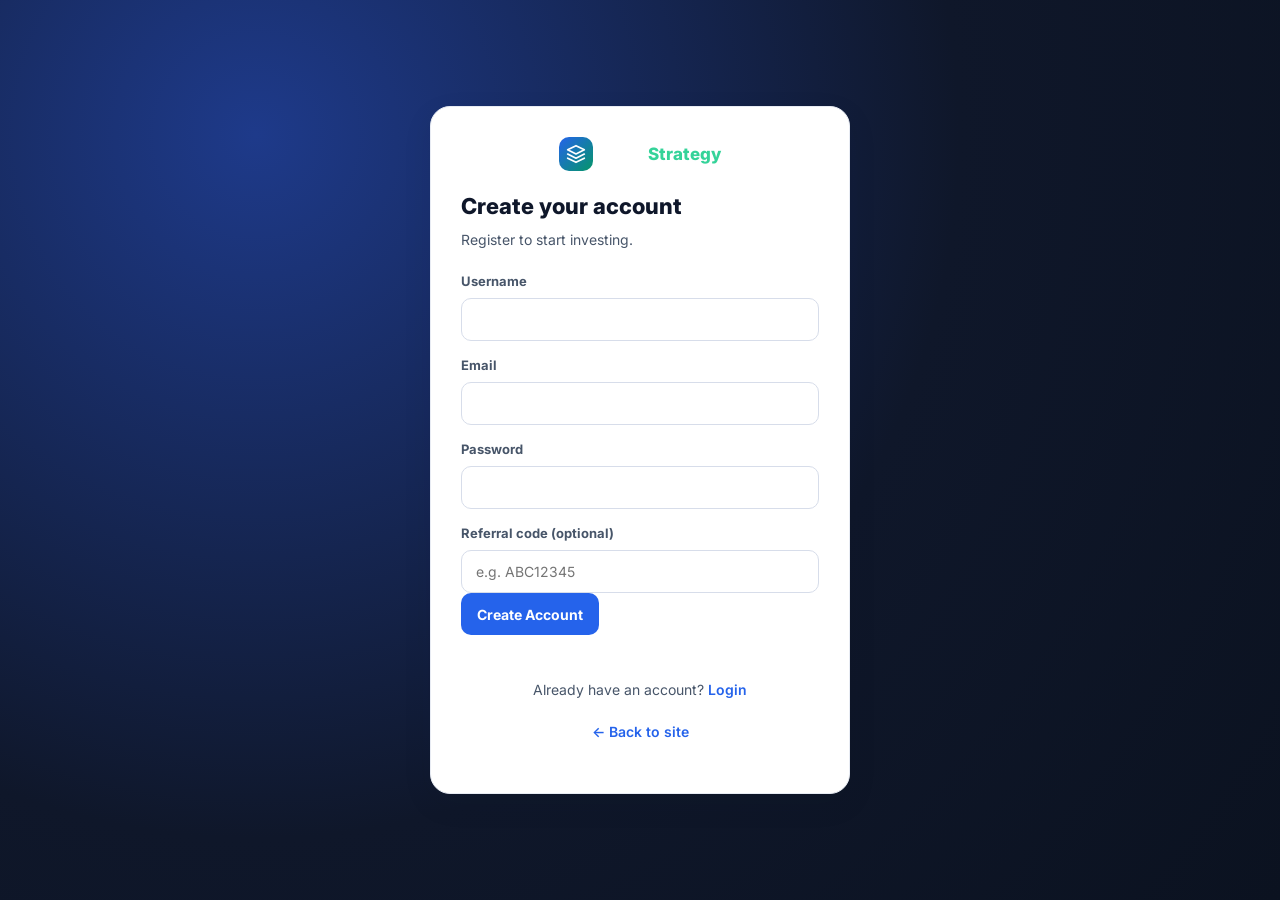
<file: register.html>
<!DOCTYPE html>
<html lang="en">
<head>
<meta charset="UTF-8">
<meta name="viewport" content="width=device-width, initial-scale=1.0">
<meta name="theme-color" content="#0f172a">
<title>Register — USDT Strategy</title>
<link rel="icon" type="image/svg+xml" href="favicon.svg">
<link rel="preconnect" href="https://fonts.googleapis.com">
<link href="https://fonts.googleapis.com/css2?family=Inter:wght@400;500;600;700;800&display=swap" rel="stylesheet">
<link rel="stylesheet" href="app.css">
</head>
<body class="auth-body">
<div class="auth-view">
  <div class="auth-card">
    <a class="brand brand-center" href="index.html">
      <span class="brand-mark"><svg viewBox="0 0 24 24" width="20" height="20" fill="none" stroke="currentColor" stroke-width="2" stroke-linecap="round" stroke-linejoin="round"><path d="M12 2 2 7l10 5 10-5-10-5Z"/><path d="m2 17 10 5 10-5"/><path d="m2 12 10 5 10-5"/></svg></span>
      <span class="brand-text">USDT<span>Strategy</span></span>
    </a>
    <h2>Create your account</h2>
    <p class="auth-sub">Register to start investing.</p>
    <form id="registerForm">
      <label>Username</label><input type="text" id="regUser" autocomplete="username" required>
      <label>Email</label><input type="email" id="regEmail" autocomplete="email" required>
      <label>Password</label><input type="password" id="regPass" autocomplete="new-password" required>
      <label>Referral code (optional)</label><input type="text" id="regRef" placeholder="e.g. ABC12345">
      <button class="btn btn-primary" type="submit">Create Account</button>
      <p class="form-error" id="regError"></p>
    </form>
    <p class="auth-alt">Already have an account? <a href="login.html">Login</a></p>
    <p class="auth-alt"><a href="index.html">← Back to site</a></p>
  </div>
</div>
<script src="register.js"></script>
</body>
</html>
</file>
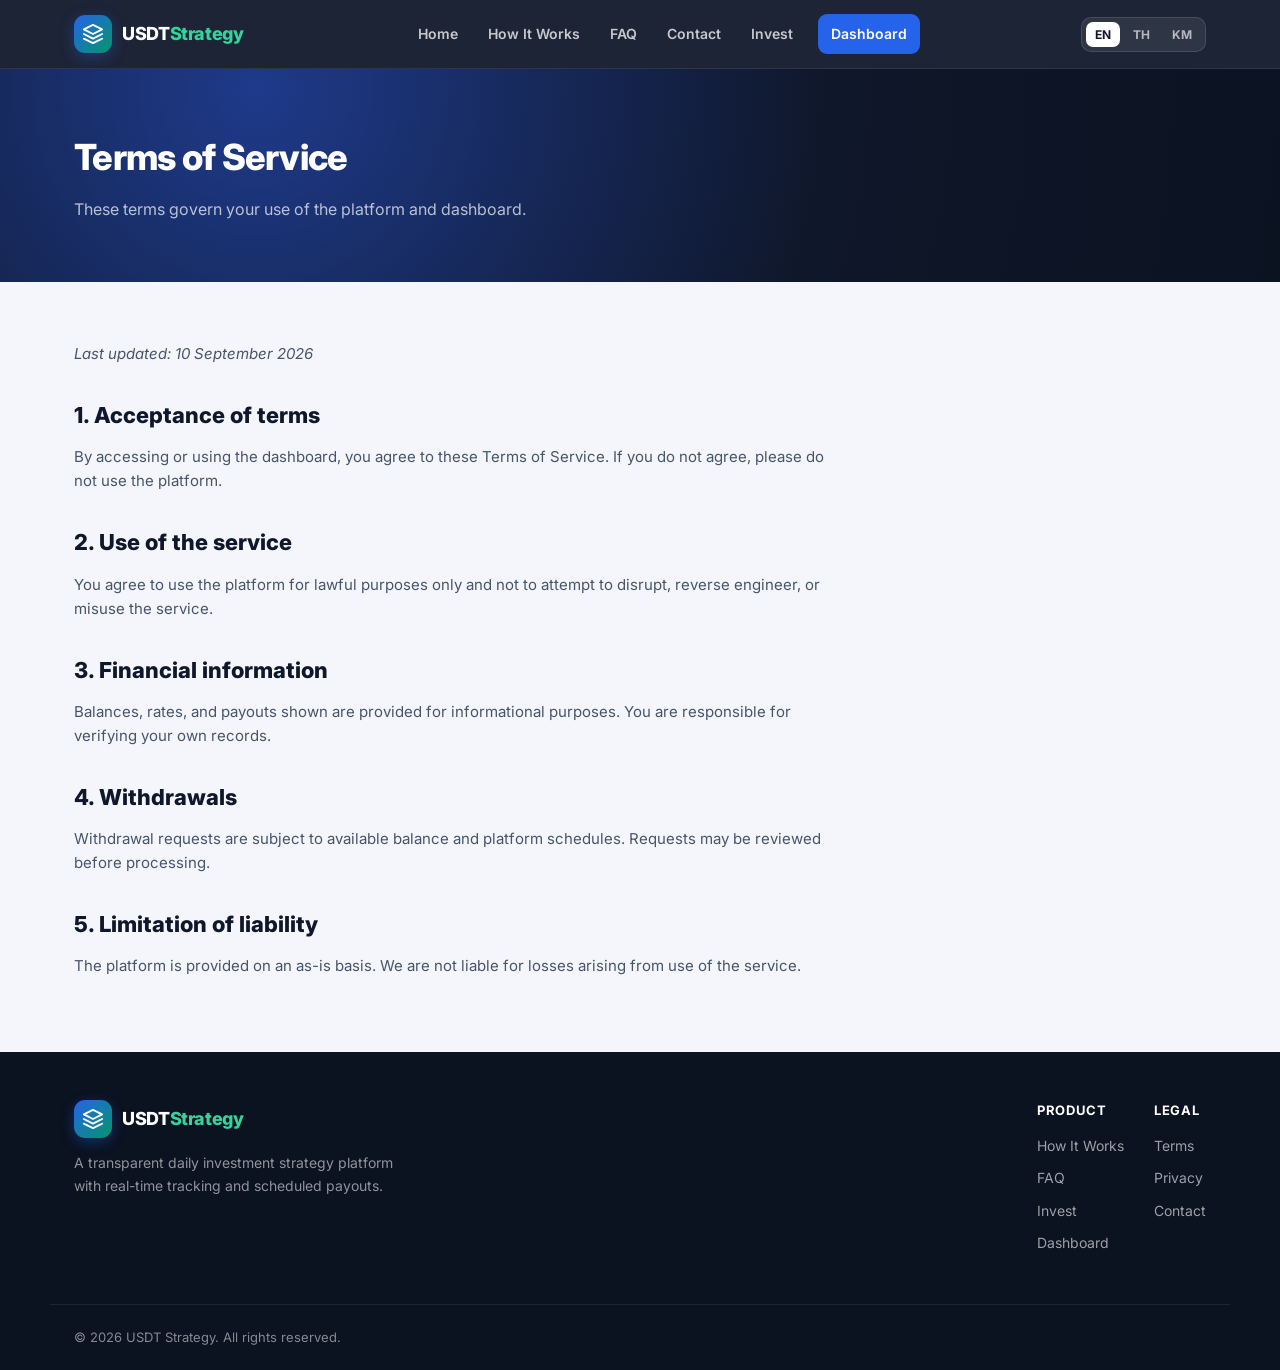
<file: terms.html>
<!DOCTYPE html>
<html lang="en">
<head>
    <meta charset="UTF-8">
    <meta name="viewport" content="width=device-width, initial-scale=1.0">
    <meta name="theme-color" content="#0f172a">
    <title>Terms of Service — USDT Strategy</title>
    <link rel="icon" type="image/svg+xml" href="favicon.svg">
    <link rel="preconnect" href="https://fonts.googleapis.com">
    <link rel="preconnect" href="https://fonts.gstatic.com" crossorigin>
    <link href="https://fonts.googleapis.com/css2?family=Inter:wght@400;500;600;700;800&family=Noto+Sans+Thai:wght@400;500;600;700&family=Noto+Sans+Khmer:wght@400;500;600;700&display=swap" rel="stylesheet">
    <link rel="stylesheet" href="site.css">
</head>
<body>
<header class="site-header">
    <div class="container header-inner">
        <a class="brand" href="index.html" aria-label="USDT Strategy"><span class="brand-mark" aria-hidden="true"><svg viewBox="0 0 24 24" width="22" height="22" fill="none" stroke="currentColor" stroke-width="2" stroke-linecap="round" stroke-linejoin="round"><path d="M12 2 2 7l10 5 10-5-10-5Z"/><path d="m2 17 10 5 10-5"/><path d="m2 12 10 5 10-5"/></svg></span><span class="brand-text">USDT<span>Strategy</span></span></a>
        <nav class="main-nav" id="mainNav">
            <a href="index.html" data-i18n="nav.home">Home</a>
            <a href="how-it-works.html" data-i18n="nav.how">How It Works</a>
            <a href="faq.html" data-i18n="nav.faq">FAQ</a>
            <a href="contact.html" data-i18n="nav.contact">Contact</a>
            <a href="dashboard.html" data-i18n="nav.invest">Invest</a><a href="dashboard.html" class="nav-cta" data-i18n="nav.dashboard">Dashboard</a>
        </nav>
        <div class="header-actions">
            <div class="lang-switcher" role="group" aria-label="Language"><button data-lang="en">EN</button><button data-lang="th">TH</button><button data-lang="km">KM</button></div>
            <button class="nav-toggle" id="navToggle" aria-label="Menu" aria-expanded="false">☰</button>
        </div>
    </div>
</header>

<section class="page-hero">
    <div class="container"><h1 data-i18n="terms.title">Terms of Service</h1><p data-i18n="terms.intro">These terms govern your use of the platform and dashboard.</p></div>
</section>

<section class="content-section">
    <div class="container">
        <div class="prose">
            <p><em data-i18n="terms.updated">Last updated: 10 September 2026</em></p>
            <h2 data-i18n="terms.s1t">1. Acceptance of terms</h2>
            <p data-i18n="terms.s1p">By accessing or using the dashboard, you agree to these Terms of Service. If you do not agree, please do not use the platform.</p>
            <h2 data-i18n="terms.s2t">2. Use of the service</h2>
            <p data-i18n="terms.s2p">You agree to use the platform for lawful purposes only and not to attempt to disrupt, reverse engineer, or misuse the service.</p>
            <h2 data-i18n="terms.s3t">3. Financial information</h2>
            <p data-i18n="terms.s3p">Balances, rates, and payouts shown are provided for informational purposes. You are responsible for verifying your own records.</p>
            <h2 data-i18n="terms.s4t">4. Withdrawals</h2>
            <p data-i18n="terms.s4p">Withdrawal requests are subject to available balance and platform schedules. Requests may be reviewed before processing.</p>
            <h2 data-i18n="terms.s5t">5. Limitation of liability</h2>
            <p data-i18n="terms.s5p">The platform is provided on an as-is basis. We are not liable for losses arising from use of the service.</p>
        </div>
    </div>
</section>

<footer class="site-footer">
    <div class="container footer-inner">
        <div class="footer-brand"><a class="brand" href="index.html"><span class="brand-mark" aria-hidden="true"><svg viewBox="0 0 24 24" width="22" height="22" fill="none" stroke="currentColor" stroke-width="2" stroke-linecap="round" stroke-linejoin="round"><path d="M12 2 2 7l10 5 10-5-10-5Z"/><path d="m2 17 10 5 10-5"/><path d="m2 12 10 5 10-5"/></svg></span><span class="brand-text">USDT<span>Strategy</span></span></a><p data-i18n="footer.tagline">A transparent daily investment strategy platform with real-time tracking and scheduled payouts.</p></div>
        <div class="footer-links">
            <div class="footer-col"><h4 data-i18n="footer.product">Product</h4><a href="how-it-works.html" data-i18n="nav.how">How It Works</a><a href="faq.html" data-i18n="nav.faq">FAQ</a><a href="dashboard.html" data-i18n="nav.invest">Invest</a><a href="dashboard.html" data-i18n="nav.dashboard">Dashboard</a></div>
            <div class="footer-col"><h4 data-i18n="footer.legal">Legal</h4><a href="terms.html" data-i18n="nav.terms">Terms</a><a href="privacy.html" data-i18n="nav.privacy">Privacy</a><a href="contact.html" data-i18n="nav.contact">Contact</a></div>
        </div>
    </div>
    <div class="container footer-bottom"><p>© <span id="footerYear"></span> USDT Strategy. <span data-i18n="footer.rights">All rights reserved.</span></p></div>
</footer>

<script src="i18n.js"></script>
<script src="site.js"></script>
</body>
</html>
</file>
<file: site.css>
:root {
    --bg: #f4f6fb;
    --surface: #ffffff;
    --surface-2: #f8fafc;
    --border: #e7ebf3;
    --border-strong: #d7ddea;
    --text: #0f172a;
    --text-secondary: #475569;
    --text-muted: #94a3b8;
    --primary: #2563eb;
    --primary-dark: #1d4ed8;
    --primary-soft: #eef4ff;
    --emerald: #059669;
    --emerald-soft: #ecfdf5;
    --amber: #d97706;
    --danger: #dc2626;
    --radius: 18px;
    --radius-sm: 12px;
    --shadow-sm: 0 1px 2px rgba(16, 24, 40, 0.05);
    --shadow: 0 10px 30px rgba(16, 24, 40, 0.08);
    --shadow-lg: 0 24px 60px rgba(16, 24, 40, 0.18);
    --transition: 0.2s ease;
}

* { margin: 0; padding: 0; box-sizing: border-box; }
body { font-family: 'Inter', 'Noto Sans Thai', 'Noto Sans Khmer', -apple-system, BlinkMacSystemFont, 'Segoe UI', sans-serif; background: var(--bg); color: var(--text); line-height: 1.6; -webkit-font-smoothing: antialiased; }
html[lang="th"] body { font-family: 'Noto Sans Thai', 'Inter', sans-serif; }
html[lang="km"] body { font-family: 'Noto Sans Khmer', 'Inter', sans-serif; }
.container { width: 100%; max-width: 1180px; margin: 0 auto; padding: 0 24px; }
a { color: inherit; text-decoration: none; }
img, svg { display: block; }

/* Buttons */
.btn { display: inline-flex; align-items: center; justify-content: center; gap: 8px; min-height: 46px; padding: 12px 22px; border: none; border-radius: 11px; font-size: 14px; font-weight: 700; cursor: pointer; transition: var(--transition); font-family: inherit; text-decoration: none; }
.btn:focus-visible { outline: 3px solid rgba(37, 99, 235, 0.35); outline-offset: 2px; }
.btn-primary { background: var(--primary); color: #fff; }
.btn-primary:hover { background: var(--primary-dark); transform: translateY(-1px); box-shadow: 0 8px 20px rgba(37, 99, 235, 0.28); }
.btn-accent { background: linear-gradient(135deg, #10b981, #059669); color: #fff; }
.btn-accent:hover { transform: translateY(-1px); box-shadow: 0 8px 20px rgba(5, 150, 105, 0.3); }
.btn-outline-light { background: rgba(255,255,255,0.08); color: #fff; border: 1px solid rgba(255,255,255,0.22); }
.btn-outline-light:hover { background: rgba(255,255,255,0.16); }

/* Header */
.site-header { position: sticky; top: 0; z-index: 100; background: rgba(15, 23, 42, 0.94); backdrop-filter: blur(12px); -webkit-backdrop-filter: blur(12px); border-bottom: 1px solid rgba(255,255,255,0.08); }
.header-inner { display: flex; align-items: center; justify-content: space-between; gap: 18px; min-height: 68px; }
.brand { display: flex; align-items: center; gap: 10px; color: #fff; font-weight: 800; font-size: 18px; letter-spacing: -0.02em; }
.brand-mark { display: grid; place-items: center; width: 38px; height: 38px; border-radius: 11px; background: linear-gradient(135deg, #2563eb, #059669); box-shadow: 0 4px 14px rgba(37, 99, 235, 0.35); }
.brand-text span { color: #34d399; }
.main-nav { display: flex; align-items: center; gap: 4px; }
.main-nav a { color: rgba(255,255,255,0.75); font-size: 14px; font-weight: 600; padding: 9px 13px; border-radius: 9px; transition: var(--transition); }
.main-nav a:hover { color: #fff; background: rgba(255,255,255,0.08); }
.main-nav a.nav-cta { background: var(--primary); color: #fff; margin-left: 8px; }
.main-nav a.nav-cta:hover { background: var(--primary-dark); }
.header-actions { display: flex; align-items: center; gap: 12px; }
.lang-switcher { display: flex; gap: 4px; background: rgba(255,255,255,0.08); border: 1px solid rgba(255,255,255,0.12); border-radius: 10px; padding: 4px; }
.lang-switcher button { border: none; background: transparent; color: rgba(255,255,255,0.65); font-size: 12px; font-weight: 700; padding: 5px 9px; border-radius: 7px; cursor: pointer; font-family: inherit; }
.lang-switcher button.active { background: #fff; color: #0f172a; }
.nav-toggle { display: none; border: none; background: rgba(255,255,255,0.08); color: #fff; width: 42px; height: 42px; border-radius: 10px; font-size: 20px; cursor: pointer; }

/* Hero */
.hero { position: relative; overflow: hidden; background: radial-gradient(circle at 20% 10%, #1e3a8a 0%, #0f172a 55%, #0b1220 100%); color: #fff; padding: 84px 0 96px; }
.hero::after { content: ""; position: absolute; inset: 0; background: radial-gradient(circle at 85% 20%, rgba(16,185,129,0.18), transparent 45%); pointer-events: none; }
.hero-inner { position: relative; z-index: 1; max-width: 780px; }
.hero-badge { display: inline-flex; align-items: center; gap: 8px; background: rgba(255,255,255,0.08); border: 1px solid rgba(255,255,255,0.16); border-radius: 999px; padding: 7px 14px; font-size: 12.5px; font-weight: 600; color: #a7f3d0; margin-bottom: 22px; }
.hero h1 { font-size: clamp(34px, 5vw, 54px); font-weight: 800; letter-spacing: -0.03em; line-height: 1.08; margin-bottom: 20px; }
.hero-subtitle { font-size: 18px; color: rgba(255,255,255,0.78); line-height: 1.65; max-width: 620px; margin-bottom: 32px; }
.hero-actions { display: flex; flex-wrap: wrap; gap: 12px; margin-bottom: 44px; }
.hero-stats { display: flex; flex-wrap: wrap; gap: 34px; }
.hero-stat { min-width: 150px; }
.hero-stat-value { font-size: 26px; font-weight: 800; letter-spacing: -0.02em; }
.hero-stat-value span { color: #34d399; }
.hero-stat-label { font-size: 13px; color: rgba(255,255,255,0.6); margin-top: 4px; }

/* Sections */
.section { padding: 72px 0; }
.section-alt { background: var(--surface); border-top: 1px solid var(--border); border-bottom: 1px solid var(--border); }
.section-heading { max-width: 640px; margin-bottom: 44px; }
.section-heading.center { margin-left: auto; margin-right: auto; text-align: center; }
.section-heading h2 { font-size: 30px; font-weight: 800; letter-spacing: -0.02em; margin-bottom: 12px; }
.section-heading p { font-size: 16px; color: var(--text-secondary); }

/* Feature cards */
.features-grid { display: grid; grid-template-columns: repeat(3, 1fr); gap: 20px; }
.feature-card { background: var(--surface); border: 1px solid var(--border); border-radius: var(--radius); padding: 26px; box-shadow: var(--shadow-sm); transition: var(--transition); }
.feature-card:hover { transform: translateY(-3px); box-shadow: var(--shadow); }
.feature-icon { display: grid; place-items: center; width: 48px; height: 48px; border-radius: 13px; background: var(--primary-soft); color: var(--primary); margin-bottom: 18px; }
.feature-card h3 { font-size: 17px; font-weight: 800; margin-bottom: 8px; }
.feature-card p { font-size: 14px; color: var(--text-secondary); }

/* Steps */
.steps { display: grid; grid-template-columns: repeat(3, 1fr); gap: 22px; counter-reset: step; }
.step { position: relative; background: var(--surface); border: 1px solid var(--border); border-radius: var(--radius); padding: 28px; }
.step-num { display: grid; place-items: center; width: 44px; height: 44px; border-radius: 50%; background: linear-gradient(135deg, #2563eb, #059669); color: #fff; font-weight: 800; font-size: 18px; margin-bottom: 18px; }
.step h3 { font-size: 18px; font-weight: 800; margin-bottom: 8px; }
.step p { font-size: 14px; color: var(--text-secondary); }

/* CTA */
.cta { background: linear-gradient(135deg, #0f172a, #1e3a8a); color: #fff; border-radius: 24px; padding: 56px 40px; text-align: center; }
.cta h2 { font-size: 30px; font-weight: 800; letter-spacing: -0.02em; margin-bottom: 14px; }
.cta p { color: rgba(255,255,255,0.75); font-size: 16px; max-width: 560px; margin: 0 auto 28px; }

/* Page hero (inner pages) */
.page-hero { background: radial-gradient(circle at 20% 10%, #1e3a8a 0%, #0f172a 55%, #0b1220 100%); color: #fff; padding: 60px 0; }
.page-hero h1 { font-size: 36px; font-weight: 800; letter-spacing: -0.02em; }
.page-hero p { color: rgba(255,255,255,0.7); font-size: 16px; margin-top: 10px; max-width: 640px; }
.content-section { padding: 60px 0; }
.prose { max-width: 760px; }
.prose h2 { font-size: 22px; font-weight: 800; margin: 32px 0 12px; }
.prose h3 { font-size: 17px; font-weight: 700; margin: 24px 0 10px; }
.prose p { font-size: 15px; color: var(--text-secondary); margin-bottom: 14px; }
.prose ul { margin: 0 0 16px 20px; color: var(--text-secondary); font-size: 15px; }
.prose li { margin-bottom: 8px; }

/* FAQ */
.faq-list { max-width: 760px; }
.faq-item { background: var(--surface); border: 1px solid var(--border); border-radius: 14px; margin-bottom: 14px; overflow: hidden; }
.faq-q { width: 100%; text-align: left; background: none; border: none; padding: 20px 22px; font-size: 16px; font-weight: 700; color: var(--text); cursor: pointer; display: flex; justify-content: space-between; align-items: center; gap: 14px; font-family: inherit; }
.faq-q::after { content: "+"; font-size: 22px; color: var(--primary); flex-shrink: 0; }
.faq-item.open .faq-q::after { content: "−"; }
.faq-a { display: none; padding: 0 22px 20px; color: var(--text-secondary); font-size: 14.5px; }
.faq-item.open .faq-a { display: block; }

/* Contact */
.contact-grid { display: grid; grid-template-columns: 1fr 1.2fr; gap: 40px; align-items: start; }
.contact-info { background: var(--surface); border: 1px solid var(--border); border-radius: var(--radius); padding: 28px; }
.contact-info h2 { font-size: 20px; font-weight: 800; margin-bottom: 10px; }
.contact-info p { color: var(--text-secondary); font-size: 14.5px; margin-bottom: 16px; }
.contact-item { display: flex; gap: 12px; align-items: flex-start; margin-bottom: 14px; font-size: 14.5px; }
.contact-item strong { display: block; }
.contact-form { background: var(--surface); border: 1px solid var(--border); border-radius: var(--radius); padding: 28px; }
.form-field { margin-bottom: 16px; }
.form-field label { display: block; font-size: 13px; font-weight: 700; color: var(--text-secondary); margin-bottom: 7px; }
.form-field input, .form-field textarea { width: 100%; padding: 12px 14px; border: 1.5px solid var(--border-strong); border-radius: 10px; font-size: 14px; font-family: inherit; transition: var(--transition); }
.form-field input:focus, .form-field textarea:focus { outline: none; border-color: var(--primary); box-shadow: 0 0 0 3px rgba(37, 99, 235, 0.12); }
.form-field textarea { min-height: 140px; resize: vertical; }
.form-note { margin-top: 12px; font-size: 13px; color: var(--emerald); font-weight: 600; min-height: 20px; }
.form-note.error { color: var(--danger); }

/* 404 */
.notfound { text-align: center; padding: 110px 0; }
.notfound-code { font-size: 96px; font-weight: 800; letter-spacing: -0.04em; background: linear-gradient(135deg, #2563eb, #059669); -webkit-background-clip: text; background-clip: text; color: transparent; line-height: 1; }
.notfound h1 { font-size: 26px; font-weight: 800; margin: 18px 0 12px; }
.notfound p { color: var(--text-secondary); font-size: 15px; margin-bottom: 28px; }

/* Footer */
.site-footer { background: #0b1220; color: rgba(255,255,255,0.7); padding: 48px 0 0; }
.footer-inner { display: flex; justify-content: space-between; gap: 32px; flex-wrap: wrap; }
.footer-brand { max-width: 320px; }
.footer-brand .brand { margin-bottom: 14px; }
.footer-brand p { font-size: 14px; color: rgba(255,255,255,0.55); }
.footer-links { display: flex; gap: 30px; flex-wrap: wrap; }
.footer-col h4 { color: #fff; font-size: 13px; text-transform: uppercase; letter-spacing: 0.05em; margin-bottom: 14px; }
.footer-col a { display: block; font-size: 14px; color: rgba(255,255,255,0.6); margin-bottom: 10px; transition: var(--transition); }
.footer-col a:hover { color: #fff; }
.footer-bottom { display: flex; justify-content: space-between; align-items: center; gap: 12px; padding: 22px 24px; border-top: 1px solid rgba(255,255,255,0.08); margin-top: 40px; font-size: 13px; color: rgba(255,255,255,0.5); flex-wrap: wrap; }
.footer-admin { color: rgba(255,255,255,0.5); font-size: 13px; }
.footer-admin:hover { color: #fff; }

/* Responsive */
@media (max-width: 900px) {
    .features-grid, .steps { grid-template-columns: 1fr 1fr; }
    .contact-grid { grid-template-columns: 1fr; }
}
@media (max-width: 768px) {
    .nav-toggle { display: block; }
    .main-nav { display: none; position: absolute; top: 68px; left: 0; right: 0; background: #0f172a; flex-direction: column; padding: 14px 20px; border-bottom: 1px solid rgba(255,255,255,0.1); gap: 4px; }
    .main-nav.open { display: flex; }
    .main-nav a { width: 100%; }
    .main-nav a.nav-cta { margin-left: 0; margin-top: 6px; }
    .hero { padding: 60px 0 70px; }
    .hero-stats { gap: 22px; }
    .section { padding: 52px 0; }
    .features-grid, .steps { grid-template-columns: 1fr; }
    .section-heading h2 { font-size: 26px; }
    .cta { padding: 40px 22px; }
    .cta h2 { font-size: 24px; }
    .footer-inner { flex-direction: column; }
    .footer-bottom { justify-content: center; text-align: center; }
}
</file>
<file: app.css>
:root { --bg:#f4f6fb; --surface:#fff; --border:#e7ebf3; --border-strong:#d7ddea; --text:#0f172a; --text-secondary:#475569; --text-muted:#94a3b8; --primary:#2563eb; --primary-dark:#1d4ed8; --emerald:#059669; --emerald-soft:#ecfdf5; --danger:#dc2626; --danger-soft:#fef2f2; --amber:#d97706; --radius:18px; --shadow-sm:0 1px 2px rgba(16,24,40,.05); --shadow:0 10px 30px rgba(16,24,40,.08); }
* { margin:0; padding:0; box-sizing:border-box; }
[hidden] { display:none !important; }
body { font-family:'Inter',-apple-system,BlinkMacSystemFont,'Segoe UI',sans-serif; background:var(--bg); color:var(--text); line-height:1.55; -webkit-font-smoothing:antialiased; }
.app-shell { display:flex; min-height:100vh; }
.app-sidebar { width:250px; background:#0b1220; color:#fff; display:flex; flex-direction:column; position:fixed; inset:0 auto 0 0; z-index:50; padding:22px 16px; }
.brand { display:flex; align-items:center; gap:10px; text-decoration:none; color:#fff; font-weight:800; font-size:17px; padding:0 8px; margin-bottom:22px; }
.brand-mark { display:grid; place-items:center; width:34px; height:34px; border-radius:10px; background:linear-gradient(135deg,#2563eb,#059669); }
.brand-text span { color:#34d399; }
.app-nav { display:flex; flex-direction:column; gap:3px; flex:1; }
.nav-item { display:flex; align-items:center; gap:10px; width:100%; text-align:left; background:transparent; border:none; color:rgba(255,255,255,.7); font-size:14px; font-weight:600; padding:11px 12px; border-radius:10px; cursor:pointer; font-family:inherit; transition:.15s; }
.nav-item:hover { background:rgba(255,255,255,.07); color:#fff; }
.nav-item.active { background:var(--primary); color:#fff; }
.sidebar-foot { border-top:1px solid rgba(255,255,255,.1); padding-top:14px; display:flex; flex-direction:column; gap:8px; }
.sidebar-foot a { color:rgba(255,255,255,.6); font-size:13px; text-decoration:none; }
.sidebar-foot a:hover { color:#fff; }
.btn { display:inline-flex; align-items:center; justify-content:center; gap:8px; min-height:42px; padding:10px 16px; border:none; border-radius:10px; font-size:14px; font-weight:700; cursor:pointer; font-family:inherit; transition:.15s; }
.btn:focus-visible { outline:3px solid rgba(37,99,235,.35); outline-offset:2px; }
.btn-primary { background:var(--primary); color:#fff; }
.btn-primary:hover { background:var(--primary-dark); }
.btn-ghost { background:transparent; color:rgba(255,255,255,.7); border:1px solid rgba(255,255,255,.2); }
.btn-ghost:hover { color:#fff; border-color:#fff; }
.btn-accent { background:linear-gradient(135deg,#10b981,#059669); color:#fff; }
.btn-accent:hover { transform:translateY(-1px); box-shadow:0 8px 20px rgba(5,150,105,.3); }
.btn-danger { background:var(--danger); color:#fff; }
.btn-sm { min-height:34px; padding:7px 13px; font-size:12.5px; }
.app-main { flex:1; margin-left:250px; display:flex; flex-direction:column; }
.app-topbar { position:sticky; top:0; z-index:40; background:rgba(255,255,255,.9); backdrop-filter:blur(8px); border-bottom:1px solid var(--border); display:flex; align-items:center; gap:14px; padding:14px 24px; }
.menu-toggle { display:none; border:none; background:var(--surface); font-size:20px; cursor:pointer; width:40px; height:40px; border-radius:10px; }
.app-topbar h1 { font-size:20px; font-weight:800; }
.topbar-right { margin-left:auto; display:flex; align-items:center; gap:14px; }
.top-balance { font-weight:800; font-variant-numeric:tabular-nums; }
.top-user { color:var(--text-secondary); font-size:13px; }
.app-content { padding:26px 24px 50px; max-width:1100px; }
.auth-view { display:flex; justify-content:center; padding:40px 0; }
.auth-card { width:100%; max-width:420px; background:var(--surface); border:1px solid var(--border); border-radius:20px; padding:30px; box-shadow:var(--shadow); }
.auth-card h2 { font-size:22px; font-weight:800; }
.auth-card p { color:var(--text-secondary); font-size:14px; margin:6px 0 20px; }
.auth-tabs { display:flex; gap:8px; background:var(--bg); border-radius:10px; padding:5px; margin-bottom:20px; }
.tab-btn { flex:1; border:none; background:transparent; color:var(--text-secondary); font-weight:700; padding:10px; border-radius:8px; cursor:pointer; font-family:inherit; }
.tab-btn.active { background:var(--surface); color:var(--text); box-shadow:0 1px 2px rgba(16,24,40,.1); }
.auth-card form label { display:block; font-size:13px; font-weight:700; color:var(--text-secondary); margin:14px 0 7px; }
.auth-card form input { width:100%; padding:12px 14px; border:1.5px solid var(--border-strong); border-radius:10px; font-size:14px; font-family:inherit; }
.auth-card form input:focus { outline:none; border-color:var(--primary); box-shadow:0 0 0 3px rgba(37,99,235,.12); }
.form-error { min-height:18px; margin-top:10px; color:var(--danger); font-size:13px; font-weight:600; }
.form-error.success { color:var(--emerald); }

.grid-cards { display:grid; grid-template-columns:repeat(4,1fr); gap:16px; margin-bottom:24px; }
.stat-card { background:linear-gradient(135deg,#0f172a,#1e293b); color:#fff; border-radius:var(--radius); padding:20px; }
.stat-card span { font-size:12px; text-transform:uppercase; letter-spacing:.05em; color:rgba(255,255,255,.55); font-weight:700; }
.stat-card strong { display:block; font-size:24px; font-weight:800; margin-top:8px; font-variant-numeric:tabular-nums; word-break:break-word; }
.stat-card em { font-style:normal; font-size:12px; color:#34d399; }
.panel { background:var(--surface); border:1px solid var(--border); border-radius:var(--radius); padding:24px; margin-bottom:20px; box-shadow:var(--shadow-sm); }
.panel h3 { font-size:17px; font-weight:800; margin-bottom:16px; }
.plan-grid { display:grid; grid-template-columns:repeat(auto-fill,minmax(260px,1fr)); gap:16px; }
.plan-card { border:1px solid var(--border); border-radius:14px; padding:20px; position:relative; }
.plan-card.featured { border-color:var(--primary); box-shadow:0 0 0 1px var(--primary); }
.plan-badge { position:absolute; top:-10px; right:16px; background:var(--amber); color:#fff; font-size:11px; font-weight:700; padding:4px 10px; border-radius:999px; }
.plan-card h4 { font-size:16px; font-weight:800; margin-bottom:6px; }
.plan-apr { font-size:22px; font-weight:800; color:var(--emerald); }
.plan-meta { display:flex; flex-wrap:wrap; gap:6px; margin:12px 0; }
.plan-meta span { background:var(--bg); border:1px solid var(--border); border-radius:7px; padding:4px 9px; font-size:12px; font-weight:600; color:var(--text-secondary); }
.plan-invest { display:flex; gap:8px; margin-top:6px; }
.plan-invest input { flex:1; min-width:0; padding:10px 12px; border:1.5px solid var(--border-strong); border-radius:9px; font-size:14px; font-family:inherit; }
.table-wrap { overflow-x:auto; -webkit-overflow-scrolling:touch; }
.table { width:100%; border-collapse:collapse; font-size:13.5px; }
.table th, .table td { text-align:left; padding:12px 14px; border-bottom:1px solid var(--border); }
.table th { font-size:12px; text-transform:uppercase; letter-spacing:.04em; color:var(--text-muted); font-weight:700; }
.badge { display:inline-block; padding:4px 10px; border-radius:999px; font-size:11px; font-weight:700; text-transform:uppercase; }
.badge.pending, .badge.unverified { background:#eef4ff; color:#1e40af; }
.badge.approved, .badge.completed, .badge.active, .badge.matured, .badge.verified { background:var(--emerald-soft); color:#065f46; }
.badge.rejected, .badge.suspended { background:var(--danger-soft); color:#b91c1c; }
.badge.withdrawal, .badge.investment, .badge.daily_profit, .badge.referral, .badge.end_profit { background:#f5f3ff; color:#5b21b6; }
.badge.deposit { background:var(--emerald-soft); color:#065f46; }
.empty { text-align:center; padding:32px; color:var(--text-muted); }
.referral-link { display:flex; gap:8px; margin:12px 0; }
.referral-link input { flex:1; padding:11px 13px; border:1.5px solid var(--border-strong); border-radius:9px; font-size:13px; font-family:monospace; }

@media (max-width: 900px) {
  .app-sidebar { transform:translateX(-100%); transition:transform .2s; }
  .app-sidebar.open { transform:translateX(0); }
  .app-main { margin-left:0; }
  .menu-toggle { display:block; }
  .grid-cards { grid-template-columns:1fr 1fr; }
}
@media (max-width: 560px) {
  .grid-cards { grid-template-columns:1fr; }
  .app-content { padding:18px 14px 40px; }
  .app-topbar { padding:12px 14px; }
}.net-buttons { display:flex; gap:8px; flex-wrap:wrap; margin-bottom:14px; }
.net-btn { border:1.5px solid var(--border-strong); background:var(--surface); color:var(--text-secondary); font-weight:700; font-size:13px; padding:9px 14px; border-radius:9px; cursor:pointer; font-family:inherit; }
.net-btn.active { background:var(--primary); color:#fff; border-color:var(--primary); }
.net-detail { margin-bottom:14px; padding:14px; background:var(--bg); border:1px solid var(--border); border-radius:12px; }
.net-addr { font-family:monospace; font-size:14px; font-weight:600; word-break:break-all; margin-bottom:10px; }
.qr { display:block; margin-bottom:10px; border-radius:8px; background:#fff; }
.net-warning { color:var(--amber); font-size:12.5px; font-weight:600; }
.auth-body { min-height:100vh; display:flex; align-items:center; justify-content:center; background: radial-gradient(circle at 20% 15%, #1e3a8a, #0f172a 55%, #0b1220); padding:20px; }
.auth-view { width:100%; max-width:440px; }
.brand-center { justify-content:center; margin-bottom:18px; }
.auth-alt { text-align:center; margin-top:16px; font-size:13px; color:var(--text-secondary); }
.auth-alt a { color:var(--primary); font-weight:600; text-decoration:none; }
.panel-sub { color:var(--text-secondary); font-size:13px; margin-bottom:16px; }
.stepper { display:flex; gap:8px; margin:18px 0 22px; }
.step { flex:1; text-align:center; }
.step span { display:inline-grid; place-items:center; width:30px; height:30px; border-radius:50%; background:var(--bg); border:1.5px solid var(--border-strong); color:var(--text-muted); font-weight:700; font-size:13px; margin:0 auto 6px; }
.step em { font-style:normal; font-size:11px; color:var(--text-muted); font-weight:600; display:block; }
.step.active span { background:var(--primary); border-color:var(--primary); color:#fff; }
.step.active em { color:var(--text); }
.step.done span { background:var(--emerald-soft); border-color:#a7f3d0; color:var(--emerald); }
.dlabel { display:block; font-size:13px; font-weight:700; color:var(--text-secondary); margin-bottom:8px; }
.amount-row { display:flex; align-items:center; gap:10px; margin-bottom:8px; }
.amount-row input { flex:1; padding:14px 16px; border:1.5px solid var(--border-strong); border-radius:10px; font-size:20px; font-weight:700; font-family:inherit; }
.amount-cur { font-weight:800; color:var(--text-secondary); font-size:16px; }
.network-cards { display:grid; grid-template-columns:1fr; gap:10px; }
.network-card { display:flex; align-items:center; justify-content:space-between; gap:10px; padding:16px 18px; border:1.5px solid var(--border-strong); border-radius:12px; background:var(--surface); cursor:pointer; font-family:inherit; transition:.15s; }
.network-card:hover { border-color:var(--primary); box-shadow:0 4px 14px rgba(37,99,235,.1); }
.nc-name { font-weight:700; font-size:14px; }
.nc-note { color:var(--text-muted); font-size:12px; font-weight:600; }
.send-box { background:var(--bg); border:1px solid var(--border); border-radius:14px; padding:18px; margin-bottom:12px; }
.net-name { font-weight:800; font-size:16px; margin-bottom:10px; }
.addr-actions { margin-bottom:10px; }
.step-actions { display:flex; gap:10px; margin-top:14px; }
.step-actions .btn { flex:1; }
.dinput { width:100%; padding:13px 15px; border:1.5px solid var(--border-strong); border-radius:10px; font-size:14px; font-family:monospace; }
.deposit-summary { text-align:center; }
.summary-icon { width:60px; height:60px; border-radius:50%; background:var(--emerald); color:#fff; display:flex; align-items:center; justify-content:center; font-size:28px; margin:0 auto 12px; }
.deposit-summary h4 { font-size:18px; font-weight:800; margin-bottom:16px; }
.summary-rows { text-align:left; margin-bottom:18px; }
.summary-rows div { display:flex; justify-content:space-between; gap:10px; padding:10px 0; border-bottom:1px solid var(--border); font-size:13px; }
.summary-rows span { color:var(--text-secondary); }
.summary-rows strong { font-weight:700; word-break:break-all; text-align:right; }
@media (max-width:560px) {
  .stepper em { display:none; }
  .network-card { padding:14px; }
}
</file>
